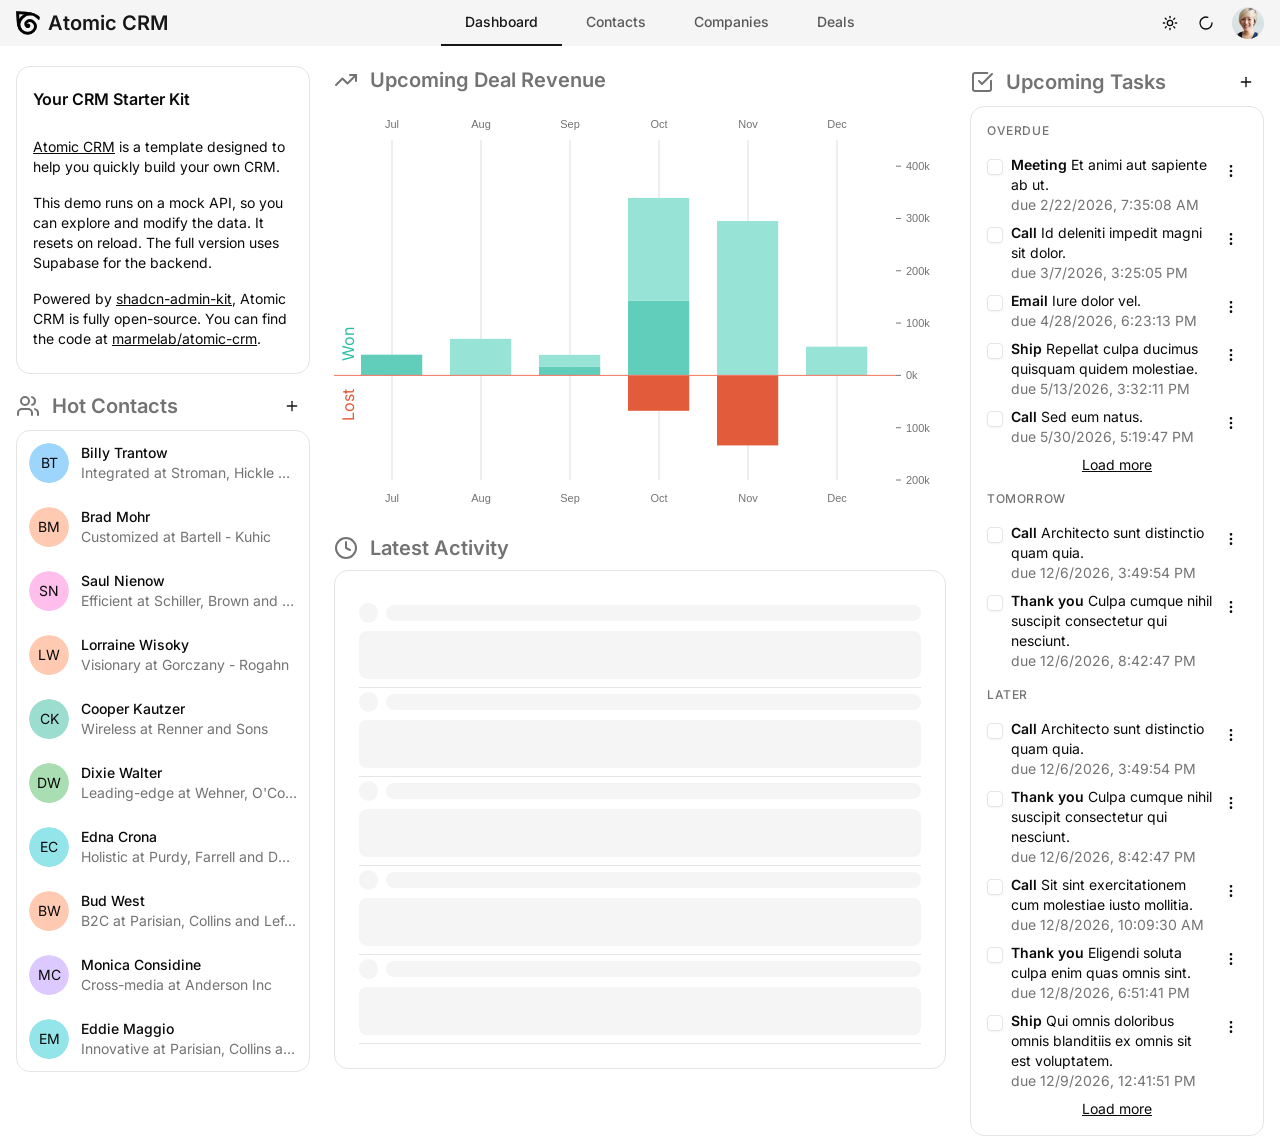
<file: test-app/index.html>
<!doctype html><html lang="en" translate="no" class="notranslate"><head><meta charset="utf-8"><meta name="viewport" content="minimum-scale=1,initial-scale=1,width=device-width"><meta name="theme-color" content="#000000"><meta name="google" content="notranslate"><meta name="mobile-web-app-capable" content="yes"><meta name="apple-mobile-web-app-capable" content="yes"><meta name="apple-mobile-web-app-status-bar-style" content="default"><link rel="manifest" href="./manifest.json"><link rel="icon shortcut" href="./favicon.ico"><link rel="apple-touch-icon" sizes="40x40" href="./appIcon/40.png"><link rel="apple-touch-icon" sizes="58x58" href="./appIcon/58.png"><link rel="apple-touch-icon" sizes="60x60" href="./appIcon/60.png"><link rel="apple-touch-icon" sizes="76x76" href="./appIcon/76.png"><link rel="apple-touch-icon" sizes="80x80" href="./appIcon/80.png"><link rel="apple-touch-icon" sizes="87x87" href="./appIcon/87.png"><link rel="apple-touch-icon" sizes="114x114" href="./appIcon/114.png"><link rel="apple-touch-icon" sizes="120x120" href="./appIcon/120.png"><link rel="apple-touch-icon" sizes="128x128" href="./appIcon/128.png"><link rel="apple-touch-icon" sizes="136x136" href="./appIcon/136.png"><link rel="apple-touch-icon" sizes="152x152" href="./appIcon/152.png"><link rel="apple-touch-icon" sizes="167x167" href="./appIcon/167.png"><link rel="apple-touch-icon" sizes="180x180" href="./appIcon/180.png"><link rel="apple-touch-icon" sizes="192x192" href="./appIcon/192.png"><link rel="apple-touch-icon" sizes="1024x1024" href="./appIcon/1024.png"><title>Atomic CRM</title><style>body{margin:0;padding:0;font-family:sans-serif}button,input,select,textarea,a{touch-action:manipulation}.loader-container{background-color:#fafafa;flex-direction:column;justify-content:center;align-items:center;display:flex;position:absolute;inset:0}.loader,.loader:before,.loader:after{border-radius:50%}.loader{color:#283593;text-indent:-99999em;width:10em;height:10em;margin:55px auto;font-size:11px;position:relative;-webkit-transform:translateZ(0);-ms-transform:translateZ(0);transform:translateZ(0);box-shadow:inset 0 0 0 1em}.loader:before,.loader:after{content:"";position:absolute}.loader:before{-webkit-transform-origin:5.2em 5.1em;transform-origin:5.2em 5.1em;background:#fafafa;border-radius:10.2em 0 0 10.2em;width:5.2em;height:10.2em;-webkit-animation:2s 1.5s infinite load2;animation:2s 1.5s infinite load2;top:-.1em;left:-.1em}.loader:after{-webkit-transform-origin:0 5.1em;transform-origin:0 5.1em;background:#fafafa;border-radius:0 10.2em 10.2em 0;width:5.2em;height:10.2em;-webkit-animation:2s infinite load2;animation:2s infinite load2;top:-.1em;left:5.1em}@-webkit-keyframes load2{0%{-webkit-transform:rotate(0);transform:rotate(0)}to{-webkit-transform:rotate(360deg);transform:rotate(360deg)}}@keyframes load2{0%{-webkit-transform:rotate(0);transform:rotate(0)}to{-webkit-transform:rotate(360deg);transform:rotate(360deg)}}</style><script type="module" crossorigin src="./assets/index-BhgWBdBK.js"></script><link rel="stylesheet" crossorigin href="./assets/index-BjEByyqE.css"></head><body><div id="root"><div class="loader-container"><div class="loader">Loading...</div></div></div><noscript>You need to enable JavaScript to run this app.</noscript></body></html>
</file>
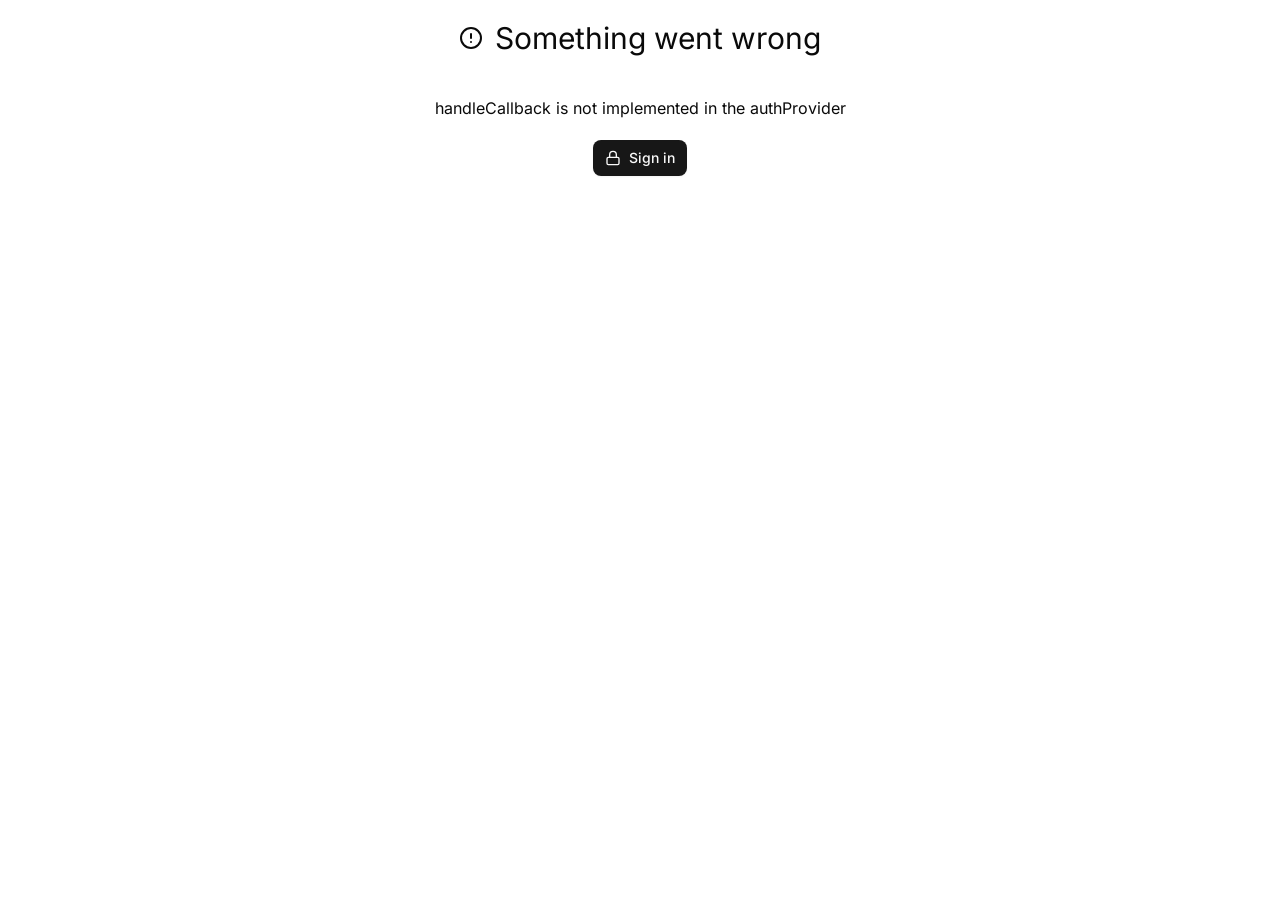
<file: test-app/auth-callback.html>
<!doctype html>
<html lang="en" translate="no" class="notranslate">
    <head>
        <meta charset="utf-8" />
        <meta
            name="viewport"
            content="minimum-scale=1, initial-scale=1, width=device-width, shrink-to-fit=no"
        />
        <meta name="theme-color" content="#000000" />
        <meta name="google" content="notranslate" />
        <link rel="manifest" href="./manifest.json" />
        <link rel="shortcut icon" href="./favicon.ico" />
        <title>Atomic CRM</title>
        <style>
            body {
                margin: 0;
                padding: 0;
                font-family: sans-serif;
            }

            .loader-container {
                display: flex;
                align-items: center;
                justify-content: center;
                flex-direction: column;
                position: absolute;
                top: 0;
                bottom: 0;
                left: 0;
                right: 0;
                background-color: #fafafa;
            }

            /* CSS Spinner from https://projects.lukehaas.me/css-loaders/ */

            .loader,
            .loader:before,
            .loader:after {
                border-radius: 50%;
            }

            .loader {
                color: #283593;
                font-size: 11px;
                text-indent: -99999em;
                margin: 55px auto;
                position: relative;
                width: 10em;
                height: 10em;
                box-shadow: inset 0 0 0 1em;
                -webkit-transform: translateZ(0);
                -ms-transform: translateZ(0);
                transform: translateZ(0);
            }

            .loader:before,
            .loader:after {
                position: absolute;
                content: '';
            }

            .loader:before {
                width: 5.2em;
                height: 10.2em;
                background: #fafafa;
                border-radius: 10.2em 0 0 10.2em;
                top: -0.1em;
                left: -0.1em;
                -webkit-transform-origin: 5.2em 5.1em;
                transform-origin: 5.2em 5.1em;
                -webkit-animation: load2 2s infinite ease 1.5s;
                animation: load2 2s infinite ease 1.5s;
            }

            .loader:after {
                width: 5.2em;
                height: 10.2em;
                background: #fafafa;
                border-radius: 0 10.2em 10.2em 0;
                top: -0.1em;
                left: 5.1em;
                -webkit-transform-origin: 0px 5.1em;
                transform-origin: 0px 5.1em;
                -webkit-animation: load2 2s infinite ease;
                animation: load2 2s infinite ease;
            }

            @-webkit-keyframes load2 {
                0% {
                    -webkit-transform: rotate(0deg);
                    transform: rotate(0deg);
                }
                100% {
                    -webkit-transform: rotate(360deg);
                    transform: rotate(360deg);
                }
            }

            @keyframes load2 {
                0% {
                    -webkit-transform: rotate(0deg);
                    transform: rotate(0deg);
                }
                100% {
                    -webkit-transform: rotate(360deg);
                    transform: rotate(360deg);
                }
            }
        </style>
    </head>

    <body>
        <noscript> You need to enable JavaScript to run this app. </noscript>
        <div id="root">
            <div class="loader-container">
                <div class="loader">Loading...</div>
            </div>
        </div>
    </body>
    <script>
        const getUrlParams = () => {
            const urlSearchParams = new URLSearchParams(
                window.location.hash.substring(1)
            );
            const access_token = urlSearchParams.get('access_token');
            const refresh_token = urlSearchParams.get('refresh_token');
            const type = urlSearchParams.get('type');

            return { access_token, refresh_token, type };
        };

        function interceptAuthCallback() {
                const hash = window.location.hash;
                const {access_token, refresh_token, type} = getUrlParams();
                window.location.href = `./#/auth-callback?access_token=${access_token}&refresh_token=${refresh_token}&type=${type}`;
        }
    
        // Call the function to intercept the auth callback
        interceptAuthCallback();
    </script>
</html>
</file>
<file: test-app/assets/index-BjEByyqE.css>
@layer properties{@supports (((-webkit-hyphens:none)) and (not (margin-trim:inline))) or ((-moz-orient:inline) and (not (color:rgb(from red r g b)))){*,:before,:after,::backdrop{--tw-translate-x:0;--tw-translate-y:0;--tw-translate-z:0;--tw-scale-x:1;--tw-scale-y:1;--tw-scale-z:1;--tw-rotate-x:initial;--tw-rotate-y:initial;--tw-rotate-z:initial;--tw-skew-x:initial;--tw-skew-y:initial;--tw-space-y-reverse:0;--tw-space-x-reverse:0;--tw-divide-y-reverse:0;--tw-border-style:solid;--tw-gradient-position:initial;--tw-gradient-from:#0000;--tw-gradient-via:#0000;--tw-gradient-to:#0000;--tw-gradient-stops:initial;--tw-gradient-via-stops:initial;--tw-gradient-from-position:0%;--tw-gradient-via-position:50%;--tw-gradient-to-position:100%;--tw-leading:initial;--tw-font-weight:initial;--tw-tracking:initial;--tw-ordinal:initial;--tw-slashed-zero:initial;--tw-numeric-figure:initial;--tw-numeric-spacing:initial;--tw-numeric-fraction:initial;--tw-shadow:0 0 #0000;--tw-shadow-color:initial;--tw-shadow-alpha:100%;--tw-inset-shadow:0 0 #0000;--tw-inset-shadow-color:initial;--tw-inset-shadow-alpha:100%;--tw-ring-color:initial;--tw-ring-shadow:0 0 #0000;--tw-inset-ring-color:initial;--tw-inset-ring-shadow:0 0 #0000;--tw-ring-inset:initial;--tw-ring-offset-width:0px;--tw-ring-offset-color:#fff;--tw-ring-offset-shadow:0 0 #0000;--tw-outline-style:solid;--tw-blur:initial;--tw-brightness:initial;--tw-contrast:initial;--tw-grayscale:initial;--tw-hue-rotate:initial;--tw-invert:initial;--tw-opacity:initial;--tw-saturate:initial;--tw-sepia:initial;--tw-drop-shadow:initial;--tw-drop-shadow-color:initial;--tw-drop-shadow-alpha:100%;--tw-drop-shadow-size:initial;--tw-duration:initial;--tw-ease:initial;--tw-content:"";--tw-animation-delay:0s;--tw-animation-direction:normal;--tw-animation-duration:initial;--tw-animation-fill-mode:none;--tw-animation-iteration-count:1;--tw-enter-blur:0;--tw-enter-opacity:1;--tw-enter-rotate:0;--tw-enter-scale:1;--tw-enter-translate-x:0;--tw-enter-translate-y:0;--tw-exit-blur:0;--tw-exit-opacity:1;--tw-exit-rotate:0;--tw-exit-scale:1;--tw-exit-translate-x:0;--tw-exit-translate-y:0}}}@layer theme{:root,:host{--font-mono:ui-monospace,SFMono-Regular,Menlo,Monaco,Consolas,"Liberation Mono","Courier New",monospace;--color-red-500:oklch(63.7% .237 25.331);--color-red-600:oklch(57.7% .245 27.325);--color-red-800:oklch(44.4% .177 26.899);--color-orange-300:oklch(83.7% .128 66.29);--color-orange-500:oklch(70.5% .213 47.604);--color-orange-700:oklch(55.3% .195 38.402);--color-green-500:oklch(72.3% .219 149.579);--color-green-600:oklch(62.7% .194 149.214);--color-blue-300:oklch(80.9% .105 251.813);--color-blue-700:oklch(48.8% .243 264.376);--color-indigo-50:oklch(96.2% .018 272.314);--color-indigo-100:oklch(93% .034 272.788);--color-indigo-200:oklch(87% .065 274.039);--color-indigo-300:oklch(78.5% .115 274.713);--color-indigo-400:oklch(67.3% .182 276.935);--color-indigo-500:oklch(58.5% .233 277.117);--color-indigo-600:oklch(51.1% .262 276.966);--color-indigo-700:oklch(45.7% .24 277.023);--color-indigo-800:oklch(39.8% .195 277.366);--color-indigo-900:oklch(35.9% .144 278.697);--color-gray-50:oklch(98.5% .002 247.839);--color-gray-100:oklch(96.7% .003 264.542);--color-gray-200:oklch(92.8% .006 264.531);--color-gray-300:oklch(87.2% .01 258.338);--color-gray-500:oklch(55.1% .027 264.364);--color-gray-600:oklch(44.6% .03 256.802);--color-gray-800:oklch(27.8% .033 256.848);--color-zinc-100:oklch(96.7% .001 286.375);--color-zinc-900:oklch(21% .006 285.885);--color-black:#000;--color-white:#fff;--spacing:.25rem;--breakpoint-xl:80rem;--container-sm:24rem;--container-md:28rem;--container-lg:32rem;--container-xl:36rem;--container-2xl:42rem;--container-3xl:48rem;--container-4xl:56rem;--text-xs:.75rem;--text-xs--line-height:calc(1/.75);--text-sm:.875rem;--text-sm--line-height:calc(1.25/.875);--text-base:1rem;--text-base--line-height: 1.5 ;--text-lg:1.125rem;--text-lg--line-height:calc(1.75/1.125);--text-xl:1.25rem;--text-xl--line-height:calc(1.75/1.25);--text-2xl:1.5rem;--text-2xl--line-height:calc(2/1.5);--text-3xl:1.875rem;--text-3xl--line-height: 1.2 ;--font-weight-normal:400;--font-weight-medium:500;--font-weight-semibold:600;--font-weight-bold:700;--tracking-tight:-.025em;--tracking-wide:.025em;--tracking-wider:.05em;--tracking-widest:.1em;--leading-snug:1.375;--leading-normal:1.5;--leading-relaxed:1.625;--radius-xs:.125rem;--radius-2xl:1rem;--ease-in-out:cubic-bezier(.4,0,.2,1);--animate-spin:spin 1s linear infinite;--animate-pulse:pulse 2s cubic-bezier(.4,0,.6,1)infinite;--default-transition-duration:.15s;--default-transition-timing-function:cubic-bezier(.4,0,.2,1);--default-font-family:"Inter Variable",ui-sans-serif,system-ui,sans-serif;--default-mono-font-family:var(--font-mono);--color-muted-foreground:var(--muted-foreground)}}@layer base{*,:after,:before,::backdrop{box-sizing:border-box;border:0 solid;margin:0;padding:0}::file-selector-button{box-sizing:border-box;border:0 solid;margin:0;padding:0}html,:host{-webkit-text-size-adjust:100%;tab-size:4;line-height:1.5;font-family:var(--default-font-family,ui-sans-serif,system-ui,sans-serif,"Apple Color Emoji","Segoe UI Emoji","Segoe UI Symbol","Noto Color Emoji");font-feature-settings:var(--default-font-feature-settings,normal);font-variation-settings:var(--default-font-variation-settings,normal);-webkit-tap-highlight-color:transparent}hr{height:0;color:inherit;border-top-width:1px}abbr:where([title]){-webkit-text-decoration:underline dotted;text-decoration:underline dotted}h1,h2,h3,h4,h5,h6{font-size:inherit;font-weight:inherit}a{color:inherit;-webkit-text-decoration:inherit;text-decoration:inherit}b,strong{font-weight:bolder}code,kbd,samp,pre{font-family:var(--default-mono-font-family,ui-monospace,SFMono-Regular,Menlo,Monaco,Consolas,"Liberation Mono","Courier New",monospace);font-feature-settings:var(--default-mono-font-feature-settings,normal);font-variation-settings:var(--default-mono-font-variation-settings,normal);font-size:1em}small{font-size:80%}sub,sup{vertical-align:baseline;font-size:75%;line-height:0;position:relative}sub{bottom:-.25em}sup{top:-.5em}table{text-indent:0;border-color:inherit;border-collapse:collapse}:-moz-focusring{outline:auto}progress{vertical-align:baseline}summary{display:list-item}ol,ul,menu{list-style:none}img,svg,video,canvas,audio,iframe,embed,object{vertical-align:middle;display:block}img,video{max-width:100%;height:auto}button,input,select,optgroup,textarea{font:inherit;font-feature-settings:inherit;font-variation-settings:inherit;letter-spacing:inherit;color:inherit;opacity:1;background-color:#0000;border-radius:0}::file-selector-button{font:inherit;font-feature-settings:inherit;font-variation-settings:inherit;letter-spacing:inherit;color:inherit;opacity:1;background-color:#0000;border-radius:0}:where(select:is([multiple],[size])) optgroup{font-weight:bolder}:where(select:is([multiple],[size])) optgroup option{padding-inline-start:20px}::file-selector-button{margin-inline-end:4px}::placeholder{opacity:1}@supports (not ((-webkit-appearance:-apple-pay-button))) or (contain-intrinsic-size:1px){::placeholder{color:currentColor}@supports (color:color-mix(in lab,red,red)){::placeholder{color:color-mix(in oklab,currentcolor 50%,transparent)}}}textarea{resize:vertical}::-webkit-search-decoration{-webkit-appearance:none}::-webkit-date-and-time-value{min-height:1lh;text-align:inherit}::-webkit-datetime-edit{display:inline-flex}::-webkit-datetime-edit-fields-wrapper{padding:0}::-webkit-datetime-edit{padding-block:0}::-webkit-datetime-edit-year-field{padding-block:0}::-webkit-datetime-edit-month-field{padding-block:0}::-webkit-datetime-edit-day-field{padding-block:0}::-webkit-datetime-edit-hour-field{padding-block:0}::-webkit-datetime-edit-minute-field{padding-block:0}::-webkit-datetime-edit-second-field{padding-block:0}::-webkit-datetime-edit-millisecond-field{padding-block:0}::-webkit-datetime-edit-meridiem-field{padding-block:0}::-webkit-calendar-picker-indicator{line-height:1}:-moz-ui-invalid{box-shadow:none}button,input:where([type=button],[type=reset],[type=submit]){appearance:button}::file-selector-button{appearance:button}::-webkit-inner-spin-button{height:auto}::-webkit-outer-spin-button{height:auto}[hidden]:where(:not([hidden=until-found])){display:none!important}*{border-color:var(--border);outline-color:var(--ring)}@supports (color:color-mix(in lab,red,red)){*{outline-color:color-mix(in oklab,var(--ring)50%,transparent)}}body{background-color:var(--background);color:var(--foreground);font-family:Inter Variable,ui-sans-serif,system-ui,sans-serif}}@layer components;@layer utilities{.\@container\/card-header{container:card-header/inline-size}.pointer-events-auto{pointer-events:auto}.pointer-events-none{pointer-events:none}.collapse{visibility:collapse}.invisible{visibility:hidden}.visible{visibility:visible}.sr-only{clip-path:inset(50%);white-space:nowrap;border-width:0;width:1px;height:1px;margin:-1px;padding:0;position:absolute;overflow:hidden}.absolute{position:absolute}.fixed{position:fixed}.relative{position:relative}.static{position:static}.sticky{position:sticky}.inset-0{inset:calc(var(--spacing)*0)}.inset-x-0{inset-inline:calc(var(--spacing)*0)}.inset-y-0{inset-block:calc(var(--spacing)*0)}.-top-1{top:calc(var(--spacing)*-1)}.-top-12{top:calc(var(--spacing)*-12)}.top-0{top:calc(var(--spacing)*0)}.top-1\.5{top:calc(var(--spacing)*1.5)}.top-1\/2{top:50%}.top-1\/20{top:5%}.top-2{top:calc(var(--spacing)*2)}.top-3\.5{top:calc(var(--spacing)*3.5)}.top-4{top:calc(var(--spacing)*4)}.top-\[1px\]{top:1px}.top-\[50\%\]{top:50%}.top-\[60\%\]{top:60%}.top-full{top:100%}.-right-1{right:calc(var(--spacing)*-1)}.right-0{right:calc(var(--spacing)*0)}.right-1{right:calc(var(--spacing)*1)}.right-2{right:calc(var(--spacing)*2)}.right-3{right:calc(var(--spacing)*3)}.right-4{right:calc(var(--spacing)*4)}.right-8{right:calc(var(--spacing)*8)}.bottom-0{bottom:calc(var(--spacing)*0)}.bottom-2{bottom:calc(var(--spacing)*2)}.bottom-full{bottom:100%}.left-0{left:calc(var(--spacing)*0)}.left-1\/2{left:50%}.left-2{left:calc(var(--spacing)*2)}.left-\[50\%\]{left:50%}.isolate{isolation:isolate}.z-10{z-index:10}.z-20{z-index:20}.z-50{z-index:50}.z-\[1\]{z-index:1}.order-first{order:-9999}.col-start-2{grid-column-start:2}.row-span-2{grid-row:span 2/span 2}.row-start-1{grid-row-start:1}.float-right{float:right}.container{width:100%}@media(min-width:40rem){.container{max-width:40rem}}@media(min-width:48rem){.container{max-width:48rem}}@media(min-width:64rem){.container{max-width:64rem}}@media(min-width:80rem){.container{max-width:80rem}}@media(min-width:96rem){.container{max-width:96rem}}.-m-4{margin:calc(var(--spacing)*-4)}.m-0{margin:calc(var(--spacing)*0)}.m-1{margin:calc(var(--spacing)*1)}.m-4{margin:calc(var(--spacing)*4)}.-mx-1{margin-inline:calc(var(--spacing)*-1)}.-mx-2{margin-inline:calc(var(--spacing)*-2)}.mx-2{margin-inline:calc(var(--spacing)*2)}.mx-3{margin-inline:calc(var(--spacing)*3)}.mx-3\.5{margin-inline:calc(var(--spacing)*3.5)}.mx-auto{margin-inline:auto}.my-0{margin-block:calc(var(--spacing)*0)}.my-1{margin-block:calc(var(--spacing)*1)}.my-2{margin-block:calc(var(--spacing)*2)}.my-4{margin-block:calc(var(--spacing)*4)}.my-5{margin-block:calc(var(--spacing)*5)}.my-8{margin-block:calc(var(--spacing)*8)}.-mt-3{margin-top:calc(var(--spacing)*-3)}.mt-0{margin-top:calc(var(--spacing)*0)}.mt-1{margin-top:calc(var(--spacing)*1)}.mt-1\.5{margin-top:calc(var(--spacing)*1.5)}.mt-2{margin-top:calc(var(--spacing)*2)}.mt-3{margin-top:calc(var(--spacing)*3)}.mt-4{margin-top:calc(var(--spacing)*4)}.mt-5{margin-top:calc(var(--spacing)*5)}.mt-6{margin-top:calc(var(--spacing)*6)}.mt-8{margin-top:calc(var(--spacing)*8)}.mt-auto{margin-top:auto}.-mr-3{margin-right:calc(var(--spacing)*-3)}.mr-1{margin-right:calc(var(--spacing)*1)}.mr-2{margin-right:calc(var(--spacing)*2)}.mr-3{margin-right:calc(var(--spacing)*3)}.mr-4{margin-right:calc(var(--spacing)*4)}.mr-8{margin-right:calc(var(--spacing)*8)}.mr-10{margin-right:calc(var(--spacing)*10)}.mb-0{margin-bottom:calc(var(--spacing)*0)}.mb-1{margin-bottom:calc(var(--spacing)*1)}.mb-1\.5{margin-bottom:calc(var(--spacing)*1.5)}.mb-2{margin-bottom:calc(var(--spacing)*2)}.mb-3{margin-bottom:calc(var(--spacing)*3)}.mb-4{margin-bottom:calc(var(--spacing)*4)}.mb-5{margin-bottom:calc(var(--spacing)*5)}.mb-6{margin-bottom:calc(var(--spacing)*6)}.mb-8{margin-bottom:calc(var(--spacing)*8)}.-ml-1{margin-left:calc(var(--spacing)*-1)}.-ml-3{margin-left:calc(var(--spacing)*-3)}.ml-1{margin-left:calc(var(--spacing)*1)}.ml-2{margin-left:calc(var(--spacing)*2)}.ml-4{margin-left:calc(var(--spacing)*4)}.ml-8{margin-left:calc(var(--spacing)*8)}.ml-auto{margin-left:auto}.line-clamp-1{-webkit-line-clamp:1;-webkit-box-orient:vertical;display:-webkit-box;overflow:hidden}.line-clamp-2{-webkit-line-clamp:2;-webkit-box-orient:vertical;display:-webkit-box;overflow:hidden}.line-clamp-3{-webkit-line-clamp:3;-webkit-box-orient:vertical;display:-webkit-box;overflow:hidden}.block{display:block}.contents{display:contents}.flex{display:flex}.grid{display:grid}.hidden{display:none}.inline{display:inline}.inline-block{display:inline-block}.inline-flex{display:inline-flex}.table{display:table}.table-caption{display:table-caption}.table-cell{display:table-cell}.table-row{display:table-row}.field-sizing-content{field-sizing:content}.aspect-884\/724{aspect-ratio:884/724}.aspect-1304\/814{aspect-ratio:1304/814}.aspect-square{aspect-ratio:1}.\!size-5{width:calc(var(--spacing)*5)!important;height:calc(var(--spacing)*5)!important}.size-2{width:calc(var(--spacing)*2);height:calc(var(--spacing)*2)}.size-2\.5{width:calc(var(--spacing)*2.5);height:calc(var(--spacing)*2.5)}.size-3{width:calc(var(--spacing)*3);height:calc(var(--spacing)*3)}.size-3\.5{width:calc(var(--spacing)*3.5);height:calc(var(--spacing)*3.5)}.size-4{width:calc(var(--spacing)*4);height:calc(var(--spacing)*4)}.size-5{width:calc(var(--spacing)*5);height:calc(var(--spacing)*5)}.size-6{width:calc(var(--spacing)*6);height:calc(var(--spacing)*6)}.size-7{width:calc(var(--spacing)*7);height:calc(var(--spacing)*7)}.size-8{width:calc(var(--spacing)*8);height:calc(var(--spacing)*8)}.size-9{width:calc(var(--spacing)*9);height:calc(var(--spacing)*9)}.size-10{width:calc(var(--spacing)*10);height:calc(var(--spacing)*10)}.size-12{width:calc(var(--spacing)*12);height:calc(var(--spacing)*12)}.size-full{width:100%;height:100%}.\!h-auto{height:auto!important}.h-0{height:calc(var(--spacing)*0)}.h-1\.5{height:calc(var(--spacing)*1.5)}.h-2{height:calc(var(--spacing)*2)}.h-2\.5{height:calc(var(--spacing)*2.5)}.h-3{height:calc(var(--spacing)*3)}.h-4{height:calc(var(--spacing)*4)}.h-5{height:calc(var(--spacing)*5)}.h-6{height:calc(var(--spacing)*6)}.h-7{height:calc(var(--spacing)*7)}.h-8{height:calc(var(--spacing)*8)}.h-9{height:calc(var(--spacing)*9)}.h-10{height:calc(var(--spacing)*10)}.h-12{height:calc(var(--spacing)*12)}.h-14{height:calc(var(--spacing)*14)}.h-16{height:calc(var(--spacing)*16)}.h-32{height:calc(var(--spacing)*32)}.h-\[1\.2rem\]{height:1.2rem}.h-\[1\.15rem\]{height:1.15rem}.h-\[20px\]{height:20px}.h-\[20vh\]{height:20vh}.h-\[25px\]{height:25px}.h-\[50px\]{height:50px}.h-\[100px\]{height:100px}.h-\[200px\]{height:200px}.h-\[400px\]{height:400px}.h-\[calc\(100\%-1px\)\]{height:calc(100% - 1px)}.h-\[var\(--radix-navigation-menu-viewport-height\)\]{height:var(--radix-navigation-menu-viewport-height)}.h-\[var\(--radix-select-trigger-height\)\]{height:var(--radix-select-trigger-height)}.h-auto{height:auto}.h-dvh{height:100dvh}.h-fit{height:fit-content}.h-full{height:100%}.h-px{height:1px}.h-screen{height:100vh}.h-svh{height:100svh}.max-h-\(--radix-dropdown-menu-content-available-height\){max-height:var(--radix-dropdown-menu-content-available-height)}.max-h-\(--radix-select-content-available-height\){max-height:var(--radix-select-content-available-height)}.max-h-0{max-height:calc(var(--spacing)*0)}.max-h-9\/10{max-height:90%}.max-h-46{max-height:calc(var(--spacing)*46)}.max-h-\[50vh\]{max-height:50vh}.max-h-\[300px\]{max-height:300px}.max-h-\[5000px\]{max-height:5000px}.min-h-0{min-height:calc(var(--spacing)*0)}.min-h-4{min-height:calc(var(--spacing)*4)}.min-h-6{min-height:calc(var(--spacing)*6)}.min-h-12{min-height:calc(var(--spacing)*12)}.min-h-16{min-height:calc(var(--spacing)*16)}.min-h-\[20rem\]{min-height:20rem}.min-h-\[24px\]{min-height:24px}.min-h-\[50vh\]{min-height:50vh}.min-h-\[calc\(100dvh-3\.5rem-4\.5rem\)\]{min-height:calc(100dvh - 8rem)}.min-h-screen{min-height:100vh}.min-h-svh{min-height:100svh}.w-\(--sidebar-width\){width:var(--sidebar-width)}.w-1\/3{width:33.3333%}.w-1\/4{width:25%}.w-2{width:calc(var(--spacing)*2)}.w-2\.5{width:calc(var(--spacing)*2.5)}.w-2\/5{width:40%}.w-3{width:calc(var(--spacing)*3)}.w-3\/4{width:75%}.w-4{width:calc(var(--spacing)*4)}.w-4\/5{width:80%}.w-5{width:calc(var(--spacing)*5)}.w-6{width:calc(var(--spacing)*6)}.w-8{width:calc(var(--spacing)*8)}.w-9{width:calc(var(--spacing)*9)}.w-10{width:calc(var(--spacing)*10)}.w-12{width:calc(var(--spacing)*12)}.w-16{width:calc(var(--spacing)*16)}.w-24{width:calc(var(--spacing)*24)}.w-25{width:calc(var(--spacing)*25)}.w-32{width:calc(var(--spacing)*32)}.w-48{width:calc(var(--spacing)*48)}.w-52{width:calc(var(--spacing)*52)}.w-56{width:calc(var(--spacing)*56)}.w-72{width:calc(var(--spacing)*72)}.w-92{width:calc(var(--spacing)*92)}.w-\[1\.2rem\]{width:1.2rem}.w-\[20px\]{width:20px}.w-\[25px\]{width:25px}.w-\[90\%\]{width:90%}.w-\[100px\]{width:100px}.w-\[150px\]{width:150px}.w-\[194px\]{width:194px}.w-\[200px\]{width:200px}.w-\[1008px\]{width:1008px}.w-auto{width:auto}.w-fit{width:fit-content}.w-full{width:100%}.w-max{width:max-content}.max-w-\(--radix-popover-trigger-width\){max-width:var(--radix-popover-trigger-width)}.max-w-\(--skeleton-width\){max-width:var(--skeleton-width)}.max-w-2xl{max-width:var(--container-2xl)}.max-w-3xl{max-width:var(--container-3xl)}.max-w-150{max-width:calc(var(--spacing)*150)}.max-w-\[600px\]{max-width:600px}.max-w-\[calc\(100\%-2rem\)\]{max-width:calc(100% - 2rem)}.max-w-full{max-width:100%}.max-w-lg{max-width:var(--container-lg)}.max-w-max{max-width:max-content}.max-w-md{max-width:var(--container-md)}.max-w-screen-xl{max-width:var(--breakpoint-xl)}.max-w-sm{max-width:var(--container-sm)}.max-w-xl{max-width:var(--container-xl)}.min-w-0{min-width:calc(var(--spacing)*0)}.min-w-5{min-width:calc(var(--spacing)*5)}.min-w-8{min-width:calc(var(--spacing)*8)}.min-w-9{min-width:calc(var(--spacing)*9)}.min-w-10{min-width:calc(var(--spacing)*10)}.min-w-20{min-width:calc(var(--spacing)*20)}.min-w-24{min-width:calc(var(--spacing)*24)}.min-w-50{min-width:calc(var(--spacing)*50)}.min-w-52{min-width:calc(var(--spacing)*52)}.min-w-92{min-width:calc(var(--spacing)*92)}.min-w-\[8rem\]{min-width:8rem}.min-w-\[10vw\]{min-width:10vw}.min-w-\[200px\]{min-width:200px}.min-w-\[var\(--radix-select-trigger-width\)\]{min-width:var(--radix-select-trigger-width)}.flex-1{flex:1}.flex-auto{flex:auto}.flex-shrink-0{flex-shrink:0}.shrink{flex-shrink:1}.shrink-0{flex-shrink:0}.flex-grow,.grow{flex-grow:1}.basis-full{flex-basis:100%}.caption-bottom{caption-side:bottom}.origin-\(--radix-dropdown-menu-content-transform-origin\){transform-origin:var(--radix-dropdown-menu-content-transform-origin)}.origin-\(--radix-popover-content-transform-origin\){transform-origin:var(--radix-popover-content-transform-origin)}.origin-\(--radix-select-content-transform-origin\){transform-origin:var(--radix-select-content-transform-origin)}.origin-\(--radix-tooltip-content-transform-origin\){transform-origin:var(--radix-tooltip-content-transform-origin)}.origin-top{transform-origin:top}.-translate-x-1\/2{--tw-translate-x: -50% ;translate:var(--tw-translate-x)var(--tw-translate-y)}.-translate-x-px{--tw-translate-x:-1px;translate:var(--tw-translate-x)var(--tw-translate-y)}.translate-x-\[-50\%\]{--tw-translate-x:-50%;translate:var(--tw-translate-x)var(--tw-translate-y)}.translate-x-px{--tw-translate-x:1px;translate:var(--tw-translate-x)var(--tw-translate-y)}.-translate-y-1\/2{--tw-translate-y: -50% ;translate:var(--tw-translate-x)var(--tw-translate-y)}.translate-y-0{--tw-translate-y:calc(var(--spacing)*0);translate:var(--tw-translate-x)var(--tw-translate-y)}.translate-y-0\.5{--tw-translate-y:calc(var(--spacing)*.5);translate:var(--tw-translate-x)var(--tw-translate-y)}.translate-y-\[-50\%\]{--tw-translate-y:-50%;translate:var(--tw-translate-x)var(--tw-translate-y)}.translate-y-\[calc\(-50\%_-_2px\)\]{--tw-translate-y: calc(-50% - 2px) ;translate:var(--tw-translate-x)var(--tw-translate-y)}.scale-0{--tw-scale-x:0%;--tw-scale-y:0%;--tw-scale-z:0%;scale:var(--tw-scale-x)var(--tw-scale-y)}.scale-100{--tw-scale-x:100%;--tw-scale-y:100%;--tw-scale-z:100%;scale:var(--tw-scale-x)var(--tw-scale-y)}.scale-125{--tw-scale-x:125%;--tw-scale-y:125%;--tw-scale-z:125%;scale:var(--tw-scale-x)var(--tw-scale-y)}.scale-y-0{--tw-scale-y:0%;scale:var(--tw-scale-x)var(--tw-scale-y)}.scale-y-100{--tw-scale-y:100%;scale:var(--tw-scale-x)var(--tw-scale-y)}.rotate-0{rotate:none}.rotate-1{rotate:1deg}.rotate-45{rotate:45deg}.rotate-90{rotate:90deg}.transform{transform:var(--tw-rotate-x,)var(--tw-rotate-y,)var(--tw-rotate-z,)var(--tw-skew-x,)var(--tw-skew-y,)}.animate-in{animation:enter var(--tw-animation-duration,var(--tw-duration,.15s))var(--tw-ease,ease)var(--tw-animation-delay,0s)var(--tw-animation-iteration-count,1)var(--tw-animation-direction,normal)var(--tw-animation-fill-mode,none)}.animate-pulse{animation:var(--animate-pulse)}.animate-spin{animation:var(--animate-spin)}.cursor-default{cursor:default}.cursor-move{cursor:move}.cursor-not-allowed{cursor:not-allowed}.cursor-pointer{cursor:pointer}.resize{resize:both}.resize-none{resize:none}.scroll-my-1{scroll-margin-block:calc(var(--spacing)*1)}.scroll-py-1{scroll-padding-block:calc(var(--spacing)*1)}.list-inside{list-style-position:inside}.list-disc{list-style-type:disc}.list-none{list-style-type:none}.appearance-none{appearance:none}.auto-rows-min{grid-auto-rows:min-content}.grid-cols-1{grid-template-columns:repeat(1,minmax(0,1fr))}.grid-cols-3{grid-template-columns:repeat(3,minmax(0,1fr))}.grid-cols-4{grid-template-columns:repeat(4,minmax(0,1fr))}.grid-cols-\[0_1fr\]{grid-template-columns:0 1fr}.grid-rows-\[auto_auto\]{grid-template-rows:auto auto}.flex-col{flex-direction:column}.flex-col-reverse{flex-direction:column-reverse}.flex-row{flex-direction:row}.flex-nowrap{flex-wrap:nowrap}.flex-wrap{flex-wrap:wrap}.items-center{align-items:center}.items-end{align-items:flex-end}.items-start{align-items:flex-start}.items-stretch{align-items:stretch}.justify-between{justify-content:space-between}.justify-center{justify-content:center}.justify-end{justify-content:flex-end}.justify-evenly{justify-content:space-evenly}.justify-start{justify-content:flex-start}.justify-items-start{justify-items:start}.gap-0{gap:calc(var(--spacing)*0)}.gap-0\.5{gap:calc(var(--spacing)*.5)}.gap-1{gap:calc(var(--spacing)*1)}.gap-1\.5{gap:calc(var(--spacing)*1.5)}.gap-2{gap:calc(var(--spacing)*2)}.gap-2\.5{gap:calc(var(--spacing)*2.5)}.gap-3{gap:calc(var(--spacing)*3)}.gap-4{gap:calc(var(--spacing)*4)}.gap-5{gap:calc(var(--spacing)*5)}.gap-6{gap:calc(var(--spacing)*6)}.gap-8{gap:calc(var(--spacing)*8)}.gap-10{gap:calc(var(--spacing)*10)}.gap-12{gap:calc(var(--spacing)*12)}.gap-\[--spacing\(var\(--gap\)\)\]{gap:calc(var(--spacing)*var(--gap))}:where(.space-y-1>:not(:last-child)){--tw-space-y-reverse:0;margin-block-start:calc(calc(var(--spacing)*1)*var(--tw-space-y-reverse));margin-block-end:calc(calc(var(--spacing)*1)*calc(1 - var(--tw-space-y-reverse)))}:where(.space-y-2>:not(:last-child)){--tw-space-y-reverse:0;margin-block-start:calc(calc(var(--spacing)*2)*var(--tw-space-y-reverse));margin-block-end:calc(calc(var(--spacing)*2)*calc(1 - var(--tw-space-y-reverse)))}:where(.space-y-3>:not(:last-child)){--tw-space-y-reverse:0;margin-block-start:calc(calc(var(--spacing)*3)*var(--tw-space-y-reverse));margin-block-end:calc(calc(var(--spacing)*3)*calc(1 - var(--tw-space-y-reverse)))}:where(.space-y-4>:not(:last-child)){--tw-space-y-reverse:0;margin-block-start:calc(calc(var(--spacing)*4)*var(--tw-space-y-reverse));margin-block-end:calc(calc(var(--spacing)*4)*calc(1 - var(--tw-space-y-reverse)))}:where(.space-y-6>:not(:last-child)){--tw-space-y-reverse:0;margin-block-start:calc(calc(var(--spacing)*6)*var(--tw-space-y-reverse));margin-block-end:calc(calc(var(--spacing)*6)*calc(1 - var(--tw-space-y-reverse)))}:where(.space-y-8>:not(:last-child)){--tw-space-y-reverse:0;margin-block-start:calc(calc(var(--spacing)*8)*var(--tw-space-y-reverse));margin-block-end:calc(calc(var(--spacing)*8)*calc(1 - var(--tw-space-y-reverse)))}.gap-x-2{column-gap:calc(var(--spacing)*2)}:where(.-space-x-0\.5>:not(:last-child)){--tw-space-x-reverse:0;margin-inline-start:calc(calc(var(--spacing)*-.5)*var(--tw-space-x-reverse));margin-inline-end:calc(calc(var(--spacing)*-.5)*calc(1 - var(--tw-space-x-reverse)))}:where(.space-x-1>:not(:last-child)){--tw-space-x-reverse:0;margin-inline-start:calc(calc(var(--spacing)*1)*var(--tw-space-x-reverse));margin-inline-end:calc(calc(var(--spacing)*1)*calc(1 - var(--tw-space-x-reverse)))}:where(.space-x-2>:not(:last-child)){--tw-space-x-reverse:0;margin-inline-start:calc(calc(var(--spacing)*2)*var(--tw-space-x-reverse));margin-inline-end:calc(calc(var(--spacing)*2)*calc(1 - var(--tw-space-x-reverse)))}:where(.space-x-3>:not(:last-child)){--tw-space-x-reverse:0;margin-inline-start:calc(calc(var(--spacing)*3)*var(--tw-space-x-reverse));margin-inline-end:calc(calc(var(--spacing)*3)*calc(1 - var(--tw-space-x-reverse)))}:where(.space-x-4>:not(:last-child)){--tw-space-x-reverse:0;margin-inline-start:calc(calc(var(--spacing)*4)*var(--tw-space-x-reverse));margin-inline-end:calc(calc(var(--spacing)*4)*calc(1 - var(--tw-space-x-reverse)))}:where(.space-x-8>:not(:last-child)){--tw-space-x-reverse:0;margin-inline-start:calc(calc(var(--spacing)*8)*var(--tw-space-x-reverse));margin-inline-end:calc(calc(var(--spacing)*8)*calc(1 - var(--tw-space-x-reverse)))}.gap-y-0{row-gap:calc(var(--spacing)*0)}.gap-y-0\.5{row-gap:calc(var(--spacing)*.5)}.gap-y-3{row-gap:calc(var(--spacing)*3)}:where(.divide-y>:not(:last-child)){--tw-divide-y-reverse:0;border-bottom-style:var(--tw-border-style);border-top-style:var(--tw-border-style);border-top-width:calc(1px*var(--tw-divide-y-reverse));border-bottom-width:calc(1px*calc(1 - var(--tw-divide-y-reverse)))}.self-start{align-self:flex-start}.justify-self-end{justify-self:flex-end}.truncate{text-overflow:ellipsis;white-space:nowrap;overflow:hidden}.overflow-auto{overflow:auto}.overflow-hidden{overflow:hidden}.overflow-visible{overflow:visible}.overflow-x-auto{overflow-x:auto}.overflow-x-hidden{overflow-x:hidden}.overflow-y-auto{overflow-y:auto}.rounded{border-radius:.25rem}.rounded-2xl{border-radius:var(--radius-2xl)}.rounded-\[2px\]{border-radius:2px}.rounded-\[4px\]{border-radius:4px}.rounded-full{border-radius:3.40282e38px}.rounded-lg{border-radius:var(--radius)}.rounded-md{border-radius:calc(var(--radius) - 2px)}.rounded-sm{border-radius:calc(var(--radius) - 4px)}.rounded-xl{border-radius:calc(var(--radius) + 4px)}.rounded-xs{border-radius:var(--radius-xs)}.rounded-tl-sm{border-top-left-radius:calc(var(--radius) - 4px)}.border{border-style:var(--tw-border-style);border-width:1px}.border-2{border-style:var(--tw-border-style);border-width:2px}.border-t{border-top-style:var(--tw-border-style);border-top-width:1px}.border-r{border-right-style:var(--tw-border-style);border-right-width:1px}.border-b{border-bottom-style:var(--tw-border-style);border-bottom-width:1px}.border-b-2{border-bottom-style:var(--tw-border-style);border-bottom-width:2px}.border-l{border-left-style:var(--tw-border-style);border-left-width:1px}.border-dashed{--tw-border-style:dashed;border-style:dashed}.border-none{--tw-border-style:none;border-style:none}.border-blue-300{border-color:var(--color-blue-300)}.border-border{border-color:var(--border)}.border-destructive\!{border-color:var(--destructive)!important}.border-gray-300{border-color:var(--color-gray-300)}.border-input{border-color:var(--input)}.border-muted{border-color:var(--muted)}.border-orange-300{border-color:var(--color-orange-300)}.border-primary\/20{border-color:var(--primary)}@supports (color:color-mix(in lab,red,red)){.border-primary\/20{border-color:color-mix(in oklab,var(--primary)20%,transparent)}}.border-secondary-foreground{border-color:var(--secondary-foreground)}.border-sidebar-border{border-color:var(--sidebar-border)}.border-transparent{border-color:#0000}.bg-\[color\:var\(--avatar-0\)\]{background-color:var(--avatar-0)}.bg-\[color\:var\(--avatar-1\)\]{background-color:var(--avatar-1)}.bg-\[color\:var\(--avatar-2\)\]{background-color:var(--avatar-2)}.bg-\[color\:var\(--avatar-3\)\]{background-color:var(--avatar-3)}.bg-\[color\:var\(--avatar-4\)\]{background-color:var(--avatar-4)}.bg-\[color\:var\(--avatar-5\)\]{background-color:var(--avatar-5)}.bg-\[color\:var\(--avatar-6\)\]{background-color:var(--avatar-6)}.bg-\[color\:var\(--avatar-7\)\]{background-color:var(--avatar-7)}.bg-\[color\:var\(--avatar-8\)\]{background-color:var(--avatar-8)}.bg-\[color\:var\(--avatar-9\)\]{background-color:var(--avatar-9)}.bg-accent{background-color:var(--accent)}.bg-background{background-color:var(--background)}.bg-black\/50{background-color:#00000080}@supports (color:color-mix(in lab,red,red)){.bg-black\/50{background-color:color-mix(in oklab,var(--color-black)50%,transparent)}}.bg-border{background-color:var(--border)}.bg-card{background-color:var(--card)}.bg-destructive{background-color:var(--destructive)}.bg-gray-50{background-color:var(--color-gray-50)}.bg-gray-200{background-color:var(--color-gray-200)}.bg-gray-300{background-color:var(--color-gray-300)}.bg-gray-800{background-color:var(--color-gray-800)}.bg-muted,.bg-muted\/50{background-color:var(--muted)}@supports (color:color-mix(in lab,red,red)){.bg-muted\/50{background-color:color-mix(in oklab,var(--muted)50%,transparent)}}.bg-orange-500{background-color:var(--color-orange-500)}.bg-popover{background-color:var(--popover)}.bg-primary,.bg-primary\/5{background-color:var(--primary)}@supports (color:color-mix(in lab,red,red)){.bg-primary\/5{background-color:color-mix(in oklab,var(--primary)5%,transparent)}}.bg-primary\/20{background-color:var(--primary)}@supports (color:color-mix(in lab,red,red)){.bg-primary\/20{background-color:color-mix(in oklab,var(--primary)20%,transparent)}}.bg-secondary{background-color:var(--secondary)}.bg-sidebar{background-color:var(--sidebar)}.bg-sidebar-border{background-color:var(--sidebar-border)}.bg-transparent{background-color:#0000}.bg-zinc-100{background-color:var(--color-zinc-100)}.bg-zinc-900{background-color:var(--color-zinc-900)}.bg-linear-to-b{--tw-gradient-position:to bottom}@supports (background-image:linear-gradient(in lab,red,red)){.bg-linear-to-b{--tw-gradient-position:to bottom in oklab}}.bg-linear-to-b{background-image:linear-gradient(var(--tw-gradient-stops))}.bg-gradient-to-t{--tw-gradient-position:to top in oklab;background-image:linear-gradient(var(--tw-gradient-stops))}.from-background{--tw-gradient-from:var(--background);--tw-gradient-stops:var(--tw-gradient-via-stops,var(--tw-gradient-position),var(--tw-gradient-from)var(--tw-gradient-from-position),var(--tw-gradient-to)var(--tw-gradient-to-position))}.from-transparent{--tw-gradient-from:transparent;--tw-gradient-stops:var(--tw-gradient-via-stops,var(--tw-gradient-position),var(--tw-gradient-from)var(--tw-gradient-from-position),var(--tw-gradient-to)var(--tw-gradient-to-position))}.to-background{--tw-gradient-to:var(--background);--tw-gradient-stops:var(--tw-gradient-via-stops,var(--tw-gradient-position),var(--tw-gradient-from)var(--tw-gradient-from-position),var(--tw-gradient-to)var(--tw-gradient-to-position))}.to-card{--tw-gradient-to:var(--card);--tw-gradient-stops:var(--tw-gradient-via-stops,var(--tw-gradient-position),var(--tw-gradient-from)var(--tw-gradient-from-position),var(--tw-gradient-to)var(--tw-gradient-to-position))}.to-transparent{--tw-gradient-to:transparent;--tw-gradient-stops:var(--tw-gradient-via-stops,var(--tw-gradient-position),var(--tw-gradient-from)var(--tw-gradient-from-position),var(--tw-gradient-to)var(--tw-gradient-to-position))}.to-10\%{--tw-gradient-to-position:10%}.fill-current{fill:currentColor}.fill-primary{fill:var(--primary)}.object-contain{object-fit:contain}.object-cover{object-fit:cover}.object-left{object-position:left}.p-0{padding:calc(var(--spacing)*0)}.p-0\.5{padding:calc(var(--spacing)*.5)}.p-1{padding:calc(var(--spacing)*1)}.p-2{padding:calc(var(--spacing)*2)}.p-3{padding:calc(var(--spacing)*3)}.p-4{padding:calc(var(--spacing)*4)}.p-6{padding:calc(var(--spacing)*6)}.p-8{padding:calc(var(--spacing)*8)}.p-10{padding:calc(var(--spacing)*10)}.p-\[3px\]{padding:3px}.px-0{padding-inline:calc(var(--spacing)*0)}.px-1{padding-inline:calc(var(--spacing)*1)}.px-1\.5{padding-inline:calc(var(--spacing)*1.5)}.px-2{padding-inline:calc(var(--spacing)*2)}.px-2\.5{padding-inline:calc(var(--spacing)*2.5)}.px-3{padding-inline:calc(var(--spacing)*3)}.px-4{padding-inline:calc(var(--spacing)*4)}.px-6{padding-inline:calc(var(--spacing)*6)}.py-0{padding-block:calc(var(--spacing)*0)}.py-0\.5{padding-block:calc(var(--spacing)*.5)}.py-1{padding-block:calc(var(--spacing)*1)}.py-1\.5{padding-block:calc(var(--spacing)*1.5)}.py-1\.75{padding-block:calc(var(--spacing)*1.75)}.py-2{padding-block:calc(var(--spacing)*2)}.py-3{padding-block:calc(var(--spacing)*3)}.py-4{padding-block:calc(var(--spacing)*4)}.py-6{padding-block:calc(var(--spacing)*6)}.py-8{padding-block:calc(var(--spacing)*8)}.pt-0{padding-top:calc(var(--spacing)*0)}.pt-0\.75{padding-top:calc(var(--spacing)*.75)}.pt-1{padding-top:calc(var(--spacing)*1)}.pt-2{padding-top:calc(var(--spacing)*2)}.pt-4{padding-top:calc(var(--spacing)*4)}.pt-6{padding-top:calc(var(--spacing)*6)}.pt-8{padding-top:calc(var(--spacing)*8)}.pt-18{padding-top:calc(var(--spacing)*18)}.pr-0\!{padding-right:calc(var(--spacing)*0)!important}.pr-2{padding-right:calc(var(--spacing)*2)}.pr-2\.5{padding-right:calc(var(--spacing)*2.5)}.pr-4{padding-right:calc(var(--spacing)*4)}.pr-8{padding-right:calc(var(--spacing)*8)}.pr-10{padding-right:calc(var(--spacing)*10)}.pr-12{padding-right:calc(var(--spacing)*12)}.pr-16{padding-right:calc(var(--spacing)*16)}.pb-0{padding-bottom:calc(var(--spacing)*0)}.pb-1{padding-bottom:calc(var(--spacing)*1)}.pb-2{padding-bottom:calc(var(--spacing)*2)}.pb-2\.25{padding-bottom:calc(var(--spacing)*2.25)}.pb-4{padding-bottom:calc(var(--spacing)*4)}.pb-8{padding-bottom:calc(var(--spacing)*8)}.pb-20{padding-bottom:calc(var(--spacing)*20)}.pl-2{padding-left:calc(var(--spacing)*2)}.pl-4{padding-left:calc(var(--spacing)*4)}.pl-6{padding-left:calc(var(--spacing)*6)}.pl-8{padding-left:calc(var(--spacing)*8)}.text-center{text-align:center}.text-left{text-align:left}.text-right{text-align:right}.align-middle{vertical-align:middle}.font-sans{font-family:Inter Variable,ui-sans-serif,system-ui,sans-serif}.\!text-base{font-size:var(--text-base)!important;line-height:var(--tw-leading,var(--text-base--line-height))!important}.text-2xl{font-size:var(--text-2xl);line-height:var(--tw-leading,var(--text-2xl--line-height))}.text-3xl{font-size:var(--text-3xl);line-height:var(--tw-leading,var(--text-3xl--line-height))}.text-base{font-size:var(--text-base);line-height:var(--tw-leading,var(--text-base--line-height))}.text-lg{font-size:var(--text-lg);line-height:var(--tw-leading,var(--text-lg--line-height))}.text-sm{font-size:var(--text-sm);line-height:var(--tw-leading,var(--text-sm--line-height))}.text-xl{font-size:var(--text-xl);line-height:var(--tw-leading,var(--text-xl--line-height))}.text-xs{font-size:var(--text-xs);line-height:var(--tw-leading,var(--text-xs--line-height))}.text-\[0\.6rem\]{font-size:.6rem}.text-\[10px\]{font-size:10px}.leading-6{--tw-leading:calc(var(--spacing)*6);line-height:calc(var(--spacing)*6)}.leading-none{--tw-leading:1;line-height:1}.leading-normal{--tw-leading:var(--leading-normal);line-height:var(--leading-normal)}.leading-snug{--tw-leading:var(--leading-snug);line-height:var(--leading-snug)}.font-bold{--tw-font-weight:var(--font-weight-bold);font-weight:var(--font-weight-bold)}.font-medium{--tw-font-weight:var(--font-weight-medium);font-weight:var(--font-weight-medium)}.font-normal{--tw-font-weight:var(--font-weight-normal);font-weight:var(--font-weight-normal)}.font-semibold{--tw-font-weight:var(--font-weight-semibold);font-weight:var(--font-weight-semibold)}.tracking-tight{--tw-tracking:var(--tracking-tight);letter-spacing:var(--tracking-tight)}.tracking-wide{--tw-tracking:var(--tracking-wide);letter-spacing:var(--tracking-wide)}.tracking-wider{--tw-tracking:var(--tracking-wider);letter-spacing:var(--tracking-wider)}.tracking-widest{--tw-tracking:var(--tracking-widest);letter-spacing:var(--tracking-widest)}.text-balance{text-wrap:balance}.break-words{overflow-wrap:break-word}.text-ellipsis{text-overflow:ellipsis}.whitespace-normal{white-space:normal}.whitespace-nowrap{white-space:nowrap}.whitespace-pre-line{white-space:pre-line}.whitespace-pre-wrap{white-space:pre-wrap}.text-black{color:var(--color-black)}.text-card-foreground{color:var(--card-foreground)}.text-current{color:currentColor}.text-destructive{color:var(--destructive)}.text-destructive\!{color:var(--destructive)!important}.text-foreground{color:var(--foreground)}.text-gray-600{color:var(--color-gray-600)}.text-green-500{color:var(--color-green-500)}.text-green-600{color:var(--color-green-600)}.text-muted-foreground,.text-muted-foreground\/60{color:var(--muted-foreground)}@supports (color:color-mix(in lab,red,red)){.text-muted-foreground\/60{color:color-mix(in oklab,var(--muted-foreground)60%,transparent)}}.text-popover-foreground{color:var(--popover-foreground)}.text-primary{color:var(--primary)}.text-primary-foreground{color:var(--primary-foreground)}.text-red-500{color:var(--color-red-500)}.text-red-600{color:var(--color-red-600)}.text-secondary-foreground,.text-secondary-foreground\/70{color:var(--secondary-foreground)}@supports (color:color-mix(in lab,red,red)){.text-secondary-foreground\/70{color:color-mix(in oklab,var(--secondary-foreground)70%,transparent)}}.text-sidebar-foreground,.text-sidebar-foreground\/70{color:var(--sidebar-foreground)}@supports (color:color-mix(in lab,red,red)){.text-sidebar-foreground\/70{color:color-mix(in oklab,var(--sidebar-foreground)70%,transparent)}}.text-white{color:var(--color-white)}.capitalize{text-transform:capitalize}.lowercase{text-transform:lowercase}.normal-case{text-transform:none}.uppercase{text-transform:uppercase}.ordinal{--tw-ordinal:ordinal;font-variant-numeric:var(--tw-ordinal,)var(--tw-slashed-zero,)var(--tw-numeric-figure,)var(--tw-numeric-spacing,)var(--tw-numeric-fraction,)}.tabular-nums{--tw-numeric-spacing:tabular-nums;font-variant-numeric:var(--tw-ordinal,)var(--tw-slashed-zero,)var(--tw-numeric-figure,)var(--tw-numeric-spacing,)var(--tw-numeric-fraction,)}.line-through{text-decoration-line:line-through}.no-underline{text-decoration-line:none}.underline{text-decoration-line:underline}.underline-offset-4{text-underline-offset:4px}.scheme-light{color-scheme:light}.opacity-0{opacity:0}.opacity-50{opacity:.5}.opacity-55{opacity:.55}.opacity-70{opacity:.7}.opacity-75{opacity:.75}.opacity-90{opacity:.9}.opacity-100{opacity:1}.shadow{--tw-shadow:0 1px 3px 0 var(--tw-shadow-color,#0000001a),0 1px 2px -1px var(--tw-shadow-color,#0000001a);box-shadow:var(--tw-inset-shadow),var(--tw-inset-ring-shadow),var(--tw-ring-offset-shadow),var(--tw-ring-shadow),var(--tw-shadow)}.shadow-\[0_0_0_1px_hsl\(var\(--sidebar-border\)\)\]{--tw-shadow:0 0 0 1px var(--tw-shadow-color,hsl(var(--sidebar-border)));box-shadow:var(--tw-inset-shadow),var(--tw-inset-ring-shadow),var(--tw-ring-offset-shadow),var(--tw-ring-shadow),var(--tw-shadow)}.shadow-lg{--tw-shadow:0 10px 15px -3px var(--tw-shadow-color,#0000001a),0 4px 6px -4px var(--tw-shadow-color,#0000001a);box-shadow:var(--tw-inset-shadow),var(--tw-inset-ring-shadow),var(--tw-ring-offset-shadow),var(--tw-ring-shadow),var(--tw-shadow)}.shadow-md{--tw-shadow:0 4px 6px -1px var(--tw-shadow-color,#0000001a),0 2px 4px -2px var(--tw-shadow-color,#0000001a);box-shadow:var(--tw-inset-shadow),var(--tw-inset-ring-shadow),var(--tw-ring-offset-shadow),var(--tw-ring-shadow),var(--tw-shadow)}.shadow-none{--tw-shadow:0 0 #0000;box-shadow:var(--tw-inset-shadow),var(--tw-inset-ring-shadow),var(--tw-ring-offset-shadow),var(--tw-ring-shadow),var(--tw-shadow)}.shadow-sm{--tw-shadow:0 1px 3px 0 var(--tw-shadow-color,#0000001a),0 1px 2px -1px var(--tw-shadow-color,#0000001a);box-shadow:var(--tw-inset-shadow),var(--tw-inset-ring-shadow),var(--tw-ring-offset-shadow),var(--tw-ring-shadow),var(--tw-shadow)}.shadow-xs{--tw-shadow:0 1px 2px 0 var(--tw-shadow-color,#0000000d);box-shadow:var(--tw-inset-shadow),var(--tw-inset-ring-shadow),var(--tw-ring-offset-shadow),var(--tw-ring-shadow),var(--tw-shadow)}.ring{--tw-ring-shadow:var(--tw-ring-inset,)0 0 0 calc(1px + var(--tw-ring-offset-width))var(--tw-ring-color,currentcolor);box-shadow:var(--tw-inset-shadow),var(--tw-inset-ring-shadow),var(--tw-ring-offset-shadow),var(--tw-ring-shadow),var(--tw-shadow)}.ring-0{--tw-ring-shadow:var(--tw-ring-inset,)0 0 0 calc(0px + var(--tw-ring-offset-width))var(--tw-ring-color,currentcolor);box-shadow:var(--tw-inset-shadow),var(--tw-inset-ring-shadow),var(--tw-ring-offset-shadow),var(--tw-ring-shadow),var(--tw-shadow)}.ring-2{--tw-ring-shadow:var(--tw-ring-inset,)0 0 0 calc(2px + var(--tw-ring-offset-width))var(--tw-ring-color,currentcolor);box-shadow:var(--tw-inset-shadow),var(--tw-inset-ring-shadow),var(--tw-ring-offset-shadow),var(--tw-ring-shadow),var(--tw-shadow)}.ring-gray-500{--tw-ring-color:var(--color-gray-500)}.ring-sidebar-ring{--tw-ring-color:var(--sidebar-ring)}.ring-offset-1{--tw-ring-offset-width:1px;--tw-ring-offset-shadow:var(--tw-ring-inset,)0 0 0 var(--tw-ring-offset-width)var(--tw-ring-offset-color)}.ring-offset-background{--tw-ring-offset-color:var(--background)}.outline-hidden{--tw-outline-style:none;outline-style:none}@media(forced-colors:active){.outline-hidden{outline-offset:2px;outline:2px solid #0000}}.outline{outline-style:var(--tw-outline-style);outline-width:1px}.blur{--tw-blur:blur(8px);filter:var(--tw-blur,)var(--tw-brightness,)var(--tw-contrast,)var(--tw-grayscale,)var(--tw-hue-rotate,)var(--tw-invert,)var(--tw-saturate,)var(--tw-sepia,)var(--tw-drop-shadow,)}.brightness-0{--tw-brightness:brightness(0%);filter:var(--tw-blur,)var(--tw-brightness,)var(--tw-contrast,)var(--tw-grayscale,)var(--tw-hue-rotate,)var(--tw-invert,)var(--tw-saturate,)var(--tw-sepia,)var(--tw-drop-shadow,)}.\!filter{filter:var(--tw-blur,)var(--tw-brightness,)var(--tw-contrast,)var(--tw-grayscale,)var(--tw-hue-rotate,)var(--tw-invert,)var(--tw-saturate,)var(--tw-sepia,)var(--tw-drop-shadow,)!important}.filter{filter:var(--tw-blur,)var(--tw-brightness,)var(--tw-contrast,)var(--tw-grayscale,)var(--tw-hue-rotate,)var(--tw-invert,)var(--tw-saturate,)var(--tw-sepia,)var(--tw-drop-shadow,)}.transition{transition-property:color,background-color,border-color,outline-color,text-decoration-color,fill,stroke,--tw-gradient-from,--tw-gradient-via,--tw-gradient-to,opacity,box-shadow,transform,translate,scale,rotate,filter,-webkit-backdrop-filter,backdrop-filter,display,content-visibility,overlay,pointer-events;transition-timing-function:var(--tw-ease,var(--default-transition-timing-function));transition-duration:var(--tw-duration,var(--default-transition-duration))}.transition-\[color\,box-shadow\]{transition-property:color,box-shadow;transition-timing-function:var(--tw-ease,var(--default-transition-timing-function));transition-duration:var(--tw-duration,var(--default-transition-duration))}.transition-\[left\,right\,width\]{transition-property:left,right,width;transition-timing-function:var(--tw-ease,var(--default-transition-timing-function));transition-duration:var(--tw-duration,var(--default-transition-duration))}.transition-\[margin\,opacity\]{transition-property:margin,opacity;transition-timing-function:var(--tw-ease,var(--default-transition-timing-function));transition-duration:var(--tw-duration,var(--default-transition-duration))}.transition-\[max-height\]{transition-property:max-height;transition-timing-function:var(--tw-ease,var(--default-transition-timing-function));transition-duration:var(--tw-duration,var(--default-transition-duration))}.transition-\[min-height\]{transition-property:min-height;transition-timing-function:var(--tw-ease,var(--default-transition-timing-function));transition-duration:var(--tw-duration,var(--default-transition-duration))}.transition-\[width\,height\,padding\]{transition-property:width,height,padding;transition-timing-function:var(--tw-ease,var(--default-transition-timing-function));transition-duration:var(--tw-duration,var(--default-transition-duration))}.transition-\[width\]{transition-property:width;transition-timing-function:var(--tw-ease,var(--default-transition-timing-function));transition-duration:var(--tw-duration,var(--default-transition-duration))}.transition-all{transition-property:all;transition-timing-function:var(--tw-ease,var(--default-transition-timing-function));transition-duration:var(--tw-duration,var(--default-transition-duration))}.transition-colors{transition-property:color,background-color,border-color,outline-color,text-decoration-color,fill,stroke,--tw-gradient-from,--tw-gradient-via,--tw-gradient-to;transition-timing-function:var(--tw-ease,var(--default-transition-timing-function));transition-duration:var(--tw-duration,var(--default-transition-duration))}.transition-opacity{transition-property:opacity;transition-timing-function:var(--tw-ease,var(--default-transition-timing-function));transition-duration:var(--tw-duration,var(--default-transition-duration))}.transition-shadow{transition-property:box-shadow;transition-timing-function:var(--tw-ease,var(--default-transition-timing-function));transition-duration:var(--tw-duration,var(--default-transition-duration))}.transition-transform{transition-property:transform,translate,scale,rotate;transition-timing-function:var(--tw-ease,var(--default-transition-timing-function));transition-duration:var(--tw-duration,var(--default-transition-duration))}.transition-none{transition-property:none}.duration-100{--tw-duration:.1s;transition-duration:.1s}.duration-200{--tw-duration:.2s;transition-duration:.2s}.duration-300{--tw-duration:.3s;transition-duration:.3s}.ease-in-out{--tw-ease:var(--ease-in-out);transition-timing-function:var(--ease-in-out)}.ease-linear{--tw-ease:linear;transition-timing-function:linear}.fade-in-0{--tw-enter-opacity:0}.outline-none{--tw-outline-style:none;outline-style:none}.select-none{-webkit-user-select:none;user-select:none}.zoom-in-95{--tw-enter-scale:.95}.\[validate\:TASK-001\]{validate:TASK-001}.\[validate\:TASK-XXX\]{validate:TASK-XXX}.\[validate\:repo\]{validate:repo}.paused{animation-play-state:paused}.running{animation-play-state:running}.group-focus-within\/menu-item\:opacity-100:is(:where(.group\/menu-item):focus-within *){opacity:1}@media(hover:hover){.group-hover\:opacity-100:is(:where(.group):hover *),.group-hover\/menu-item\:opacity-100:is(:where(.group\/menu-item):hover *){opacity:1}}.group-has-data-\[sidebar\=menu-action\]\/menu-item\:pr-8:is(:where(.group\/menu-item):has([data-sidebar=menu-action]) *){padding-right:calc(var(--spacing)*8)}.group-has-\[\[data-slot\=item-description\]\]\/item\:translate-y-0\.5:is(:where(.group\/item):has([data-slot=item-description]) *){--tw-translate-y:calc(var(--spacing)*.5);translate:var(--tw-translate-x)var(--tw-translate-y)}.group-has-\[\[data-slot\=item-description\]\]\/item\:self-start:is(:where(.group\/item):has([data-slot=item-description]) *){align-self:flex-start}.group-data-\[collapsible\=icon\]\:-mt-8:is(:where(.group)[data-collapsible=icon] *){margin-top:calc(var(--spacing)*-8)}.group-data-\[collapsible\=icon\]\:hidden:is(:where(.group)[data-collapsible=icon] *){display:none}.group-data-\[collapsible\=icon\]\:size-8\!:is(:where(.group)[data-collapsible=icon] *){width:calc(var(--spacing)*8)!important;height:calc(var(--spacing)*8)!important}.group-data-\[collapsible\=icon\]\:w-\(--sidebar-width-icon\):is(:where(.group)[data-collapsible=icon] *){width:var(--sidebar-width-icon)}.group-data-\[collapsible\=icon\]\:w-\[calc\(var\(--sidebar-width-icon\)\+\(--spacing\(4\)\)\)\]:is(:where(.group)[data-collapsible=icon] *){width:calc(var(--sidebar-width-icon) + (calc(var(--spacing)*4)))}.group-data-\[collapsible\=icon\]\:w-\[calc\(var\(--sidebar-width-icon\)\+\(--spacing\(4\)\)\+2px\)\]:is(:where(.group)[data-collapsible=icon] *){width:calc(var(--sidebar-width-icon) + (calc(var(--spacing)*4)) + 2px)}.group-data-\[collapsible\=icon\]\:overflow-hidden:is(:where(.group)[data-collapsible=icon] *){overflow:hidden}.group-data-\[collapsible\=icon\]\:p-0\!:is(:where(.group)[data-collapsible=icon] *){padding:calc(var(--spacing)*0)!important}.group-data-\[collapsible\=icon\]\:p-2\!:is(:where(.group)[data-collapsible=icon] *){padding:calc(var(--spacing)*2)!important}.group-data-\[collapsible\=icon\]\:opacity-0:is(:where(.group)[data-collapsible=icon] *){opacity:0}.group-data-\[collapsible\=offcanvas\]\:right-\[calc\(var\(--sidebar-width\)\*-1\)\]:is(:where(.group)[data-collapsible=offcanvas] *){right:calc(var(--sidebar-width)*-1)}.group-data-\[collapsible\=offcanvas\]\:left-\[calc\(var\(--sidebar-width\)\*-1\)\]:is(:where(.group)[data-collapsible=offcanvas] *){left:calc(var(--sidebar-width)*-1)}.group-data-\[collapsible\=offcanvas\]\:w-0:is(:where(.group)[data-collapsible=offcanvas] *){width:calc(var(--spacing)*0)}.group-data-\[collapsible\=offcanvas\]\:translate-x-0:is(:where(.group)[data-collapsible=offcanvas] *){--tw-translate-x:calc(var(--spacing)*0);translate:var(--tw-translate-x)var(--tw-translate-y)}.group-data-\[disabled\=true\]\:pointer-events-none:is(:where(.group)[data-disabled=true] *){pointer-events:none}.group-data-\[disabled\=true\]\:opacity-50:is(:where(.group)[data-disabled=true] *){opacity:.5}.group-data-\[scroll-locked\=1\]\/body\:h-full:is(:where(.group\/body)[data-scroll-locked="1"] *){height:100%}.group-data-\[side\=left\]\:-right-4:is(:where(.group)[data-side=left] *){right:calc(var(--spacing)*-4)}.group-data-\[side\=left\]\:border-r:is(:where(.group)[data-side=left] *){border-right-style:var(--tw-border-style);border-right-width:1px}.group-data-\[side\=right\]\:left-0:is(:where(.group)[data-side=right] *){left:calc(var(--spacing)*0)}.group-data-\[side\=right\]\:rotate-180:is(:where(.group)[data-side=right] *){rotate:180deg}.group-data-\[side\=right\]\:border-l:is(:where(.group)[data-side=right] *){border-left-style:var(--tw-border-style);border-left-width:1px}.group-data-\[state\=open\]\:rotate-180:is(:where(.group)[data-state=open] *){rotate:180deg}.group-data-\[variant\=floating\]\:rounded-lg:is(:where(.group)[data-variant=floating] *){border-radius:var(--radius)}.group-data-\[variant\=floating\]\:border:is(:where(.group)[data-variant=floating] *){border-style:var(--tw-border-style);border-width:1px}.group-data-\[variant\=floating\]\:border-sidebar-border:is(:where(.group)[data-variant=floating] *){border-color:var(--sidebar-border)}.group-data-\[variant\=floating\]\:shadow-sm:is(:where(.group)[data-variant=floating] *){--tw-shadow:0 1px 3px 0 var(--tw-shadow-color,#0000001a),0 1px 2px -1px var(--tw-shadow-color,#0000001a);box-shadow:var(--tw-inset-shadow),var(--tw-inset-ring-shadow),var(--tw-ring-offset-shadow),var(--tw-ring-shadow),var(--tw-shadow)}.group-data-\[vaul-drawer-direction\=bottom\]\/drawer-content\:block:is(:where(.group\/drawer-content)[data-vaul-drawer-direction=bottom] *){display:block}.group-data-\[vaul-drawer-direction\=bottom\]\/drawer-content\:text-center:is(:where(.group\/drawer-content)[data-vaul-drawer-direction=bottom] *),.group-data-\[vaul-drawer-direction\=top\]\/drawer-content\:text-center:is(:where(.group\/drawer-content)[data-vaul-drawer-direction=top] *){text-align:center}.group-data-\[viewport\=false\]\/navigation-menu\:top-full:is(:where(.group\/navigation-menu)[data-viewport=false] *){top:100%}.group-data-\[viewport\=false\]\/navigation-menu\:mt-1\.5:is(:where(.group\/navigation-menu)[data-viewport=false] *){margin-top:calc(var(--spacing)*1.5)}.group-data-\[viewport\=false\]\/navigation-menu\:overflow-hidden:is(:where(.group\/navigation-menu)[data-viewport=false] *){overflow:hidden}.group-data-\[viewport\=false\]\/navigation-menu\:rounded-md:is(:where(.group\/navigation-menu)[data-viewport=false] *){border-radius:calc(var(--radius) - 2px)}.group-data-\[viewport\=false\]\/navigation-menu\:border:is(:where(.group\/navigation-menu)[data-viewport=false] *){border-style:var(--tw-border-style);border-width:1px}.group-data-\[viewport\=false\]\/navigation-menu\:bg-popover:is(:where(.group\/navigation-menu)[data-viewport=false] *){background-color:var(--popover)}.group-data-\[viewport\=false\]\/navigation-menu\:text-popover-foreground:is(:where(.group\/navigation-menu)[data-viewport=false] *){color:var(--popover-foreground)}.group-data-\[viewport\=false\]\/navigation-menu\:shadow:is(:where(.group\/navigation-menu)[data-viewport=false] *){--tw-shadow:0 1px 3px 0 var(--tw-shadow-color,#0000001a),0 1px 2px -1px var(--tw-shadow-color,#0000001a);box-shadow:var(--tw-inset-shadow),var(--tw-inset-ring-shadow),var(--tw-ring-offset-shadow),var(--tw-ring-shadow),var(--tw-shadow)}.group-data-\[viewport\=false\]\/navigation-menu\:duration-200:is(:where(.group\/navigation-menu)[data-viewport=false] *){--tw-duration:.2s;transition-duration:.2s}@media(hover:hover){.peer-hover\/menu-button\:text-sidebar-accent-foreground:is(:where(.peer\/menu-button):hover~*){color:var(--sidebar-accent-foreground)}}.peer-disabled\:cursor-not-allowed:is(:where(.peer):disabled~*){cursor:not-allowed}.peer-disabled\:opacity-50:is(:where(.peer):disabled~*){opacity:.5}.peer-data-\[active\=true\]\/menu-button\:text-sidebar-accent-foreground:is(:where(.peer\/menu-button)[data-active=true]~*){color:var(--sidebar-accent-foreground)}.peer-data-\[size\=default\]\/menu-button\:top-1\.5:is(:where(.peer\/menu-button)[data-size=default]~*){top:calc(var(--spacing)*1.5)}.peer-data-\[size\=lg\]\/menu-button\:top-2\.5:is(:where(.peer\/menu-button)[data-size=lg]~*){top:calc(var(--spacing)*2.5)}.peer-data-\[size\=sm\]\/menu-button\:top-1:is(:where(.peer\/menu-button)[data-size=sm]~*){top:calc(var(--spacing)*1)}.peer-data-\[state\=collapsed\]\:w-\[calc\(100\%-var\(--sidebar-width-icon\)-1rem\)\]:is(:where(.peer)[data-state=collapsed]~*){width:calc(100% - var(--sidebar-width-icon) - 1rem)}.peer-data-\[state\=expanded\]\:w-\[calc\(100\%-var\(--sidebar-width\)\)\]:is(:where(.peer)[data-state=expanded]~*){width:calc(100% - var(--sidebar-width))}.selection\:bg-primary ::selection{background-color:var(--primary)}.selection\:bg-primary::selection{background-color:var(--primary)}.selection\:text-primary-foreground ::selection{color:var(--primary-foreground)}.selection\:text-primary-foreground::selection{color:var(--primary-foreground)}.file\:inline-flex::file-selector-button{display:inline-flex}.file\:h-7::file-selector-button{height:calc(var(--spacing)*7)}.file\:border-0::file-selector-button{border-style:var(--tw-border-style);border-width:0}.file\:bg-transparent::file-selector-button{background-color:#0000}.file\:text-sm::file-selector-button{font-size:var(--text-sm);line-height:var(--tw-leading,var(--text-sm--line-height))}.file\:font-medium::file-selector-button{--tw-font-weight:var(--font-weight-medium);font-weight:var(--font-weight-medium)}.file\:text-foreground::file-selector-button{color:var(--foreground)}.placeholder\:text-muted-foreground::placeholder{color:var(--muted-foreground)}.after\:absolute:after{content:var(--tw-content);position:absolute}.after\:-inset-2:after{content:var(--tw-content);inset:calc(var(--spacing)*-2)}.after\:inset-y-0:after{content:var(--tw-content);inset-block:calc(var(--spacing)*0)}.after\:left-1\/2:after{content:var(--tw-content);left:50%}.after\:w-\[2px\]:after{content:var(--tw-content);width:2px}.group-data-\[collapsible\=offcanvas\]\:after\:left-full:is(:where(.group)[data-collapsible=offcanvas] *):after{content:var(--tw-content);left:100%}.first\:rounded-t-xl:first-child{border-top-left-radius:calc(var(--radius) + 4px);border-top-right-radius:calc(var(--radius) + 4px)}.last\:rounded-b-xl:last-child{border-bottom-right-radius:calc(var(--radius) + 4px);border-bottom-left-radius:calc(var(--radius) + 4px)}.last\:border-b-0:last-child{border-bottom-style:var(--tw-border-style);border-bottom-width:0}.focus-within\:border-ring:focus-within{border-color:var(--ring)}.focus-within\:ring-\[3px\]:focus-within{--tw-ring-shadow:var(--tw-ring-inset,)0 0 0 calc(3px + var(--tw-ring-offset-width))var(--tw-ring-color,currentcolor);box-shadow:var(--tw-inset-shadow),var(--tw-inset-ring-shadow),var(--tw-ring-offset-shadow),var(--tw-ring-shadow),var(--tw-shadow)}.focus-within\:ring-ring\/50:focus-within{--tw-ring-color:var(--ring)}@supports (color:color-mix(in lab,red,red)){.focus-within\:ring-ring\/50:focus-within{--tw-ring-color:color-mix(in oklab,var(--ring)50%,transparent)}}@media(hover:hover){.hover\:border-sidebar-ring:hover{border-color:var(--sidebar-ring)}.hover\:bg-accent:hover{background-color:var(--accent)}.hover\:bg-destructive\/10\!:hover{background-color:var(--destructive)!important}@supports (color:color-mix(in lab,red,red)){.hover\:bg-destructive\/10\!:hover{background-color:color-mix(in oklab,var(--destructive)10%,transparent)!important}}.hover\:bg-destructive\/90:hover{background-color:var(--destructive)}@supports (color:color-mix(in lab,red,red)){.hover\:bg-destructive\/90:hover{background-color:color-mix(in oklab,var(--destructive)90%,transparent)}}.hover\:bg-gray-100:hover{background-color:var(--color-gray-100)}.hover\:bg-muted:hover,.hover\:bg-muted\/50:hover{background-color:var(--muted)}@supports (color:color-mix(in lab,red,red)){.hover\:bg-muted\/50:hover{background-color:color-mix(in oklab,var(--muted)50%,transparent)}}.hover\:bg-primary\/90:hover{background-color:var(--primary)}@supports (color:color-mix(in lab,red,red)){.hover\:bg-primary\/90:hover{background-color:color-mix(in oklab,var(--primary)90%,transparent)}}.hover\:bg-secondary\/80:hover{background-color:var(--secondary)}@supports (color:color-mix(in lab,red,red)){.hover\:bg-secondary\/80:hover{background-color:color-mix(in oklab,var(--secondary)80%,transparent)}}.hover\:bg-sidebar-accent:hover{background-color:var(--sidebar-accent)}.hover\:bg-transparent:hover{background-color:#0000}.hover\:text-accent-foreground:hover{color:var(--accent-foreground)}.hover\:text-foreground:hover{color:var(--foreground)}.hover\:text-muted-foreground:hover{color:var(--muted-foreground)}.hover\:text-red-800:hover{color:var(--color-red-800)}.hover\:text-secondary-foreground\/80:hover{color:var(--secondary-foreground)}@supports (color:color-mix(in lab,red,red)){.hover\:text-secondary-foreground\/80:hover{color:color-mix(in oklab,var(--secondary-foreground)80%,transparent)}}.hover\:text-sidebar-accent-foreground:hover{color:var(--sidebar-accent-foreground)}.hover\:no-underline:hover{text-decoration-line:none}.hover\:underline:hover{text-decoration-line:underline}.hover\:opacity-80:hover{opacity:.8}.hover\:opacity-100:hover{opacity:1}.hover\:shadow-\[0_0_0_1px_hsl\(var\(--sidebar-accent\)\)\]:hover{--tw-shadow:0 0 0 1px var(--tw-shadow-color,hsl(var(--sidebar-accent)));box-shadow:var(--tw-inset-shadow),var(--tw-inset-ring-shadow),var(--tw-ring-offset-shadow),var(--tw-ring-shadow),var(--tw-shadow)}.hover\:shadow-md:hover{--tw-shadow:0 4px 6px -1px var(--tw-shadow-color,#0000001a),0 2px 4px -2px var(--tw-shadow-color,#0000001a);box-shadow:var(--tw-inset-shadow),var(--tw-inset-ring-shadow),var(--tw-ring-offset-shadow),var(--tw-ring-shadow),var(--tw-shadow)}.hover\:group-data-\[collapsible\=offcanvas\]\:bg-sidebar:hover:is(:where(.group)[data-collapsible=offcanvas] *){background-color:var(--sidebar)}.hover\:after\:bg-sidebar-border:hover:after{content:var(--tw-content);background-color:var(--sidebar-border)}}.focus\:z-10:focus{z-index:10}.focus\:bg-accent:focus{background-color:var(--accent)}.focus\:bg-muted:focus{background-color:var(--muted)}.focus\:text-accent-foreground:focus{color:var(--accent-foreground)}.focus\:ring-2:focus{--tw-ring-shadow:var(--tw-ring-inset,)0 0 0 calc(2px + var(--tw-ring-offset-width))var(--tw-ring-color,currentcolor);box-shadow:var(--tw-inset-shadow),var(--tw-inset-ring-shadow),var(--tw-ring-offset-shadow),var(--tw-ring-shadow),var(--tw-shadow)}.focus\:ring-ring:focus{--tw-ring-color:var(--ring)}.focus\:ring-offset-2:focus{--tw-ring-offset-width:2px;--tw-ring-offset-shadow:var(--tw-ring-inset,)0 0 0 var(--tw-ring-offset-width)var(--tw-ring-offset-color)}.focus\:outline-hidden:focus{--tw-outline-style:none;outline-style:none}@media(forced-colors:active){.focus\:outline-hidden:focus{outline-offset:2px;outline:2px solid #0000}}.focus\:outline-none:focus{--tw-outline-style:none;outline-style:none}.focus-visible\:z-10:focus-visible{z-index:10}.focus-visible\:border-ring:focus-visible{border-color:var(--ring)}.focus-visible\:ring-2:focus-visible{--tw-ring-shadow:var(--tw-ring-inset,)0 0 0 calc(2px + var(--tw-ring-offset-width))var(--tw-ring-color,currentcolor);box-shadow:var(--tw-inset-shadow),var(--tw-inset-ring-shadow),var(--tw-ring-offset-shadow),var(--tw-ring-shadow),var(--tw-shadow)}.focus-visible\:ring-\[3px\]:focus-visible{--tw-ring-shadow:var(--tw-ring-inset,)0 0 0 calc(3px + var(--tw-ring-offset-width))var(--tw-ring-color,currentcolor);box-shadow:var(--tw-inset-shadow),var(--tw-inset-ring-shadow),var(--tw-ring-offset-shadow),var(--tw-ring-shadow),var(--tw-shadow)}.focus-visible\:ring-destructive\/20:focus-visible{--tw-ring-color:var(--destructive)}@supports (color:color-mix(in lab,red,red)){.focus-visible\:ring-destructive\/20:focus-visible{--tw-ring-color:color-mix(in oklab,var(--destructive)20%,transparent)}}.focus-visible\:ring-ring\/50:focus-visible{--tw-ring-color:var(--ring)}@supports (color:color-mix(in lab,red,red)){.focus-visible\:ring-ring\/50:focus-visible{--tw-ring-color:color-mix(in oklab,var(--ring)50%,transparent)}}.focus-visible\:outline-1:focus-visible{outline-style:var(--tw-outline-style);outline-width:1px}.focus-visible\:outline-ring:focus-visible{outline-color:var(--ring)}.active\:bg-accent\/50:active{background-color:var(--accent)}@supports (color:color-mix(in lab,red,red)){.active\:bg-accent\/50:active{background-color:color-mix(in oklab,var(--accent)50%,transparent)}}.active\:bg-sidebar-accent:active{background-color:var(--sidebar-accent)}.active\:text-sidebar-accent-foreground:active{color:var(--sidebar-accent-foreground)}.disabled\:pointer-events-none:disabled{pointer-events:none}.disabled\:cursor-not-allowed:disabled{cursor:not-allowed}.disabled\:opacity-50:disabled{opacity:.5}:where([data-side=left]) .in-data-\[side\=left\]\:cursor-w-resize{cursor:w-resize}:where([data-side=right]) .in-data-\[side\=right\]\:cursor-e-resize{cursor:e-resize}.has-data-\[slot\=card-action\]\:grid-cols-\[1fr_auto\]:has([data-slot=card-action]){grid-template-columns:1fr auto}.has-data-\[variant\=inset\]\:bg-sidebar:has([data-variant=inset]){background-color:var(--sidebar)}.has-\[main\.fixed-main\]\:group-data-\[scroll-locked\=1\]\/body\:h-svh:has(:is(main.fixed-main)):is(:where(.group\/body)[data-scroll-locked="1"] *){height:100svh}.has-\[\>svg\]\:grid-cols-\[calc\(var\(--spacing\)\*4\)_1fr\]:has(>svg){grid-template-columns:calc(var(--spacing)*4)1fr}.has-\[\>svg\]\:gap-x-3:has(>svg){column-gap:calc(var(--spacing)*3)}.has-\[\>svg\]\:px-0:has(>svg){padding-inline:calc(var(--spacing)*0)}.has-\[\>svg\]\:px-2\.5:has(>svg){padding-inline:calc(var(--spacing)*2.5)}.has-\[\>svg\]\:px-3:has(>svg){padding-inline:calc(var(--spacing)*3)}.has-\[\>svg\]\:px-4:has(>svg){padding-inline:calc(var(--spacing)*4)}.aria-disabled\:pointer-events-none[aria-disabled=true]{pointer-events:none}.aria-disabled\:opacity-50[aria-disabled=true]{opacity:.5}.aria-invalid\:border-destructive[aria-invalid=true]{border-color:var(--destructive)}.aria-invalid\:ring-destructive\/20[aria-invalid=true]{--tw-ring-color:var(--destructive)}@supports (color:color-mix(in lab,red,red)){.aria-invalid\:ring-destructive\/20[aria-invalid=true]{--tw-ring-color:color-mix(in oklab,var(--destructive)20%,transparent)}}.data-\[active\=true\]\:bg-accent\/50[data-active=true]{background-color:var(--accent)}@supports (color:color-mix(in lab,red,red)){.data-\[active\=true\]\:bg-accent\/50[data-active=true]{background-color:color-mix(in oklab,var(--accent)50%,transparent)}}.data-\[active\=true\]\:bg-sidebar-accent[data-active=true]{background-color:var(--sidebar-accent)}.data-\[active\=true\]\:font-medium[data-active=true]{--tw-font-weight:var(--font-weight-medium);font-weight:var(--font-weight-medium)}.data-\[active\=true\]\:text-accent-foreground[data-active=true]{color:var(--accent-foreground)}.data-\[active\=true\]\:text-sidebar-accent-foreground[data-active=true]{color:var(--sidebar-accent-foreground)}@media(hover:hover){.data-\[active\=true\]\:hover\:bg-accent[data-active=true]:hover{background-color:var(--accent)}}.data-\[active\=true\]\:focus\:bg-accent[data-active=true]:focus{background-color:var(--accent)}.data-\[disabled\]\:pointer-events-none[data-disabled]{pointer-events:none}.data-\[disabled\]\:opacity-50[data-disabled]{opacity:.5}.data-\[disabled\=true\]\:pointer-events-none[data-disabled=true]{pointer-events:none}.data-\[disabled\=true\]\:opacity-50[data-disabled=true]{opacity:.5}.data-\[drag-active\=true\]\:bg-transparent[data-drag-active=true]{background-color:#0000}.data-\[drag-active\=true\]\:text-transparent[data-drag-active=true]{color:#0000}.data-\[drag-active\=true\]\:outline[data-drag-active=true],.data-\[drag-active\=true\]\:outline-1[data-drag-active=true]{outline-style:var(--tw-outline-style);outline-width:1px}.data-\[drag-active\=true\]\:outline-border[data-drag-active=true]{outline-color:var(--border)}.data-\[error\=true\]\:text-destructive[data-error=true]{color:var(--destructive)}.data-\[inset\]\:pl-8[data-inset]{padding-left:calc(var(--spacing)*8)}.data-\[motion\=from-end\]\:slide-in-from-right-52[data-motion=from-end]{--tw-enter-translate-x:calc(52*var(--spacing))}.data-\[motion\=from-start\]\:slide-in-from-left-52[data-motion=from-start]{--tw-enter-translate-x:calc(52*var(--spacing)*-1)}.data-\[motion\=to-end\]\:slide-out-to-right-52[data-motion=to-end]{--tw-exit-translate-x:calc(52*var(--spacing))}.data-\[motion\=to-start\]\:slide-out-to-left-52[data-motion=to-start]{--tw-exit-translate-x:calc(52*var(--spacing)*-1)}.data-\[motion\^\=from-\]\:animate-in[data-motion^=from-]{animation:enter var(--tw-animation-duration,var(--tw-duration,.15s))var(--tw-ease,ease)var(--tw-animation-delay,0s)var(--tw-animation-iteration-count,1)var(--tw-animation-direction,normal)var(--tw-animation-fill-mode,none)}.data-\[motion\^\=from-\]\:fade-in[data-motion^=from-]{--tw-enter-opacity:0}.data-\[motion\^\=to-\]\:animate-out[data-motion^=to-]{animation:exit var(--tw-animation-duration,var(--tw-duration,.15s))var(--tw-ease,ease)var(--tw-animation-delay,0s)var(--tw-animation-iteration-count,1)var(--tw-animation-direction,normal)var(--tw-animation-fill-mode,none)}.data-\[motion\^\=to-\]\:fade-out[data-motion^=to-]{--tw-exit-opacity:0}.data-\[orientation\=horizontal\]\:h-px[data-orientation=horizontal]{height:1px}.data-\[orientation\=horizontal\]\:w-full[data-orientation=horizontal]{width:100%}.data-\[orientation\=vertical\]\:h-4[data-orientation=vertical]{height:calc(var(--spacing)*4)}.data-\[orientation\=vertical\]\:h-full[data-orientation=vertical]{height:100%}.data-\[orientation\=vertical\]\:w-px[data-orientation=vertical]{width:1px}.data-\[placeholder\]\:text-muted-foreground[data-placeholder]{color:var(--muted-foreground)}.data-\[selected\=true\]\:bg-accent[data-selected=true]{background-color:var(--accent)}.data-\[selected\=true\]\:text-accent-foreground[data-selected=true]{color:var(--accent-foreground)}.data-\[side\=bottom\]\:translate-y-1[data-side=bottom]{--tw-translate-y:calc(var(--spacing)*1);translate:var(--tw-translate-x)var(--tw-translate-y)}.data-\[side\=bottom\]\:slide-in-from-top-2[data-side=bottom]{--tw-enter-translate-y:calc(2*var(--spacing)*-1)}.data-\[side\=left\]\:-translate-x-1[data-side=left]{--tw-translate-x:calc(var(--spacing)*-1);translate:var(--tw-translate-x)var(--tw-translate-y)}.data-\[side\=left\]\:slide-in-from-right-2[data-side=left]{--tw-enter-translate-x:calc(2*var(--spacing))}.data-\[side\=right\]\:translate-x-1[data-side=right]{--tw-translate-x:calc(var(--spacing)*1);translate:var(--tw-translate-x)var(--tw-translate-y)}.data-\[side\=right\]\:slide-in-from-left-2[data-side=right]{--tw-enter-translate-x:calc(2*var(--spacing)*-1)}.data-\[side\=top\]\:-translate-y-1[data-side=top]{--tw-translate-y:calc(var(--spacing)*-1);translate:var(--tw-translate-x)var(--tw-translate-y)}.data-\[side\=top\]\:slide-in-from-bottom-2[data-side=top]{--tw-enter-translate-y:calc(2*var(--spacing))}.data-\[size\=default\]\:h-9[data-size=default]{height:calc(var(--spacing)*9)}.data-\[size\=sm\]\:h-8[data-size=sm]{height:calc(var(--spacing)*8)}:is(.\*\:data-\[slot\=alert-description\]\:text-destructive\/90>*)[data-slot=alert-description]{color:var(--destructive)}@supports (color:color-mix(in lab,red,red)){:is(.\*\:data-\[slot\=alert-description\]\:text-destructive\/90>*)[data-slot=alert-description]{color:color-mix(in oklab,var(--destructive)90%,transparent)}}:is(.\*\:data-\[slot\=avatar\]\:ring-2>*)[data-slot=avatar]{--tw-ring-shadow:var(--tw-ring-inset,)0 0 0 calc(2px + var(--tw-ring-offset-width))var(--tw-ring-color,currentcolor);box-shadow:var(--tw-inset-shadow),var(--tw-inset-ring-shadow),var(--tw-ring-offset-shadow),var(--tw-ring-shadow),var(--tw-shadow)}:is(.\*\:data-\[slot\=avatar\]\:ring-background>*)[data-slot=avatar]{--tw-ring-color:var(--background)}:is(.\*\:data-\[slot\=avatar\]\:grayscale-50>*)[data-slot=avatar]{--tw-grayscale:grayscale(50%);filter:var(--tw-blur,)var(--tw-brightness,)var(--tw-contrast,)var(--tw-grayscale,)var(--tw-hue-rotate,)var(--tw-invert,)var(--tw-saturate,)var(--tw-sepia,)var(--tw-drop-shadow,)}:is(.\*\*\:data-\[slot\=command-input-wrapper\]\:h-12 *)[data-slot=command-input-wrapper]{height:calc(var(--spacing)*12)}:is(.\*\*\:data-\[slot\=navigation-menu-link\]\:focus\:ring-0 *)[data-slot=navigation-menu-link]:focus{--tw-ring-shadow:var(--tw-ring-inset,)0 0 0 calc(0px + var(--tw-ring-offset-width))var(--tw-ring-color,currentcolor);box-shadow:var(--tw-inset-shadow),var(--tw-inset-ring-shadow),var(--tw-ring-offset-shadow),var(--tw-ring-shadow),var(--tw-shadow)}:is(.\*\*\:data-\[slot\=navigation-menu-link\]\:focus\:outline-none *)[data-slot=navigation-menu-link]:focus{--tw-outline-style:none;outline-style:none}:is(.\*\:data-\[slot\=select-value\]\:line-clamp-1>*)[data-slot=select-value]{-webkit-line-clamp:1;-webkit-box-orient:vertical;display:-webkit-box;overflow:hidden}:is(.\*\:data-\[slot\=select-value\]\:flex>*)[data-slot=select-value]{display:flex}:is(.\*\:data-\[slot\=select-value\]\:items-center>*)[data-slot=select-value]{align-items:center}:is(.\*\:data-\[slot\=select-value\]\:gap-2>*)[data-slot=select-value]{gap:calc(var(--spacing)*2)}.data-\[slot\=sidebar-menu-button\]\:\!p-1\.5[data-slot=sidebar-menu-button]{padding:calc(var(--spacing)*1.5)!important}.data-\[spacing\=0\]\:rounded-none[data-spacing="0"]{border-radius:0}.data-\[spacing\=0\]\:shadow-none[data-spacing="0"]{--tw-shadow:0 0 #0000;box-shadow:var(--tw-inset-shadow),var(--tw-inset-ring-shadow),var(--tw-ring-offset-shadow),var(--tw-ring-shadow),var(--tw-shadow)}.data-\[spacing\=0\]\:first\:rounded-l-md[data-spacing="0"]:first-child{border-top-left-radius:calc(var(--radius) - 2px);border-bottom-left-radius:calc(var(--radius) - 2px)}.data-\[spacing\=0\]\:last\:rounded-r-md[data-spacing="0"]:last-child{border-top-right-radius:calc(var(--radius) - 2px);border-bottom-right-radius:calc(var(--radius) - 2px)}.data-\[state\=active\]\:bg-background[data-state=active]{background-color:var(--background)}.data-\[state\=active\]\:shadow-sm[data-state=active]{--tw-shadow:0 1px 3px 0 var(--tw-shadow-color,#0000001a),0 1px 2px -1px var(--tw-shadow-color,#0000001a);box-shadow:var(--tw-inset-shadow),var(--tw-inset-ring-shadow),var(--tw-ring-offset-shadow),var(--tw-ring-shadow),var(--tw-shadow)}.data-\[state\=checked\]\:translate-x-\[calc\(100\%-2px\)\][data-state=checked]{--tw-translate-x: calc(100% - 2px) ;translate:var(--tw-translate-x)var(--tw-translate-y)}.data-\[state\=checked\]\:border-primary[data-state=checked]{border-color:var(--primary)}.data-\[state\=checked\]\:bg-primary[data-state=checked]{background-color:var(--primary)}.data-\[state\=checked\]\:text-primary-foreground[data-state=checked]{color:var(--primary-foreground)}.data-\[state\=closed\]\:animate-accordion-up[data-state=closed]{animation:accordion-up var(--tw-animation-duration,var(--tw-duration,.2s))var(--tw-ease,ease-out)var(--tw-animation-delay,0s)var(--tw-animation-iteration-count,1)var(--tw-animation-direction,normal)var(--tw-animation-fill-mode,none)}.data-\[state\=closed\]\:animate-out[data-state=closed]{animation:exit var(--tw-animation-duration,var(--tw-duration,.15s))var(--tw-ease,ease)var(--tw-animation-delay,0s)var(--tw-animation-iteration-count,1)var(--tw-animation-direction,normal)var(--tw-animation-fill-mode,none)}.data-\[state\=closed\]\:duration-300[data-state=closed]{--tw-duration:.3s;transition-duration:.3s}.data-\[state\=closed\]\:fade-out-0[data-state=closed]{--tw-exit-opacity:0}.data-\[state\=closed\]\:zoom-out-95[data-state=closed]{--tw-exit-scale:.95}.data-\[state\=closed\]\:slide-out-to-bottom[data-state=closed]{--tw-exit-translate-y:100%}.data-\[state\=closed\]\:slide-out-to-left[data-state=closed]{--tw-exit-translate-x:-100%}.data-\[state\=closed\]\:slide-out-to-right[data-state=closed]{--tw-exit-translate-x:100%}.data-\[state\=closed\]\:slide-out-to-top[data-state=closed]{--tw-exit-translate-y:-100%}.group-data-\[viewport\=false\]\/navigation-menu\:data-\[state\=closed\]\:animate-out:is(:where(.group\/navigation-menu)[data-viewport=false] *)[data-state=closed]{animation:exit var(--tw-animation-duration,var(--tw-duration,.15s))var(--tw-ease,ease)var(--tw-animation-delay,0s)var(--tw-animation-iteration-count,1)var(--tw-animation-direction,normal)var(--tw-animation-fill-mode,none)}.group-data-\[viewport\=false\]\/navigation-menu\:data-\[state\=closed\]\:fade-out-0:is(:where(.group\/navigation-menu)[data-viewport=false] *)[data-state=closed]{--tw-exit-opacity:0}.group-data-\[viewport\=false\]\/navigation-menu\:data-\[state\=closed\]\:zoom-out-95:is(:where(.group\/navigation-menu)[data-viewport=false] *)[data-state=closed]{--tw-exit-scale:.95}.data-\[state\=hidden\]\:animate-out[data-state=hidden]{animation:exit var(--tw-animation-duration,var(--tw-duration,.15s))var(--tw-ease,ease)var(--tw-animation-delay,0s)var(--tw-animation-iteration-count,1)var(--tw-animation-direction,normal)var(--tw-animation-fill-mode,none)}.data-\[state\=hidden\]\:fade-out[data-state=hidden]{--tw-exit-opacity:0}.data-\[state\=on\]\:bg-accent[data-state=on]{background-color:var(--accent)}.data-\[state\=on\]\:text-accent-foreground[data-state=on]{color:var(--accent-foreground)}.data-\[state\=open\]\:animate-accordion-down[data-state=open]{animation:accordion-down var(--tw-animation-duration,var(--tw-duration,.2s))var(--tw-ease,ease-out)var(--tw-animation-delay,0s)var(--tw-animation-iteration-count,1)var(--tw-animation-direction,normal)var(--tw-animation-fill-mode,none)}.data-\[state\=open\]\:animate-in[data-state=open]{animation:enter var(--tw-animation-duration,var(--tw-duration,.15s))var(--tw-ease,ease)var(--tw-animation-delay,0s)var(--tw-animation-iteration-count,1)var(--tw-animation-direction,normal)var(--tw-animation-fill-mode,none)}.data-\[state\=open\]\:bg-accent[data-state=open],.data-\[state\=open\]\:bg-accent\/50[data-state=open]{background-color:var(--accent)}@supports (color:color-mix(in lab,red,red)){.data-\[state\=open\]\:bg-accent\/50[data-state=open]{background-color:color-mix(in oklab,var(--accent)50%,transparent)}}.data-\[state\=open\]\:bg-secondary[data-state=open]{background-color:var(--secondary)}.data-\[state\=open\]\:text-accent-foreground[data-state=open]{color:var(--accent-foreground)}.data-\[state\=open\]\:text-muted-foreground[data-state=open]{color:var(--muted-foreground)}.data-\[state\=open\]\:opacity-100[data-state=open]{opacity:1}.data-\[state\=open\]\:duration-500[data-state=open]{--tw-duration:.5s;transition-duration:.5s}.data-\[state\=open\]\:fade-in-0[data-state=open]{--tw-enter-opacity:0}.data-\[state\=open\]\:zoom-in-90[data-state=open]{--tw-enter-scale:.9}.data-\[state\=open\]\:zoom-in-95[data-state=open]{--tw-enter-scale:.95}.data-\[state\=open\]\:slide-in-from-bottom[data-state=open]{--tw-enter-translate-y:100%}.data-\[state\=open\]\:slide-in-from-left[data-state=open]{--tw-enter-translate-x:-100%}.data-\[state\=open\]\:slide-in-from-right[data-state=open]{--tw-enter-translate-x:100%}.data-\[state\=open\]\:slide-in-from-top[data-state=open]{--tw-enter-translate-y:-100%}.group-data-\[viewport\=false\]\/navigation-menu\:data-\[state\=open\]\:animate-in:is(:where(.group\/navigation-menu)[data-viewport=false] *)[data-state=open]{animation:enter var(--tw-animation-duration,var(--tw-duration,.15s))var(--tw-ease,ease)var(--tw-animation-delay,0s)var(--tw-animation-iteration-count,1)var(--tw-animation-direction,normal)var(--tw-animation-fill-mode,none)}.group-data-\[viewport\=false\]\/navigation-menu\:data-\[state\=open\]\:fade-in-0:is(:where(.group\/navigation-menu)[data-viewport=false] *)[data-state=open]{--tw-enter-opacity:0}.group-data-\[viewport\=false\]\/navigation-menu\:data-\[state\=open\]\:zoom-in-95:is(:where(.group\/navigation-menu)[data-viewport=false] *)[data-state=open]{--tw-enter-scale:.95}@media(hover:hover){.data-\[state\=open\]\:hover\:bg-accent[data-state=open]:hover{background-color:var(--accent)}.data-\[state\=open\]\:hover\:bg-sidebar-accent[data-state=open]:hover{background-color:var(--sidebar-accent)}.data-\[state\=open\]\:hover\:text-sidebar-accent-foreground[data-state=open]:hover{color:var(--sidebar-accent-foreground)}}.data-\[state\=open\]\:focus\:bg-accent[data-state=open]:focus{background-color:var(--accent)}.data-\[state\=selected\]\:bg-muted[data-state=selected]{background-color:var(--muted)}.data-\[state\=unchecked\]\:translate-x-0[data-state=unchecked]{--tw-translate-x:calc(var(--spacing)*0);translate:var(--tw-translate-x)var(--tw-translate-y)}.data-\[state\=unchecked\]\:bg-input[data-state=unchecked]{background-color:var(--input)}.data-\[state\=visible\]\:animate-in[data-state=visible]{animation:enter var(--tw-animation-duration,var(--tw-duration,.15s))var(--tw-ease,ease)var(--tw-animation-delay,0s)var(--tw-animation-iteration-count,1)var(--tw-animation-direction,normal)var(--tw-animation-fill-mode,none)}.data-\[state\=visible\]\:fade-in[data-state=visible]{--tw-enter-opacity:0}.data-\[variant\=destructive\]\:text-destructive[data-variant=destructive]{color:var(--destructive)}.data-\[variant\=destructive\]\:focus\:bg-destructive\/10[data-variant=destructive]:focus{background-color:var(--destructive)}@supports (color:color-mix(in lab,red,red)){.data-\[variant\=destructive\]\:focus\:bg-destructive\/10[data-variant=destructive]:focus{background-color:color-mix(in oklab,var(--destructive)10%,transparent)}}.data-\[variant\=destructive\]\:focus\:text-destructive[data-variant=destructive]:focus{color:var(--destructive)}.data-\[spacing\=0\]\:data-\[variant\=outline\]\:border-l-0[data-spacing="0"][data-variant=outline]{border-left-style:var(--tw-border-style);border-left-width:0}.data-\[spacing\=0\]\:data-\[variant\=outline\]\:first\:border-l[data-spacing="0"][data-variant=outline]:first-child{border-left-style:var(--tw-border-style);border-left-width:1px}.data-\[spacing\=default\]\:data-\[variant\=outline\]\:shadow-xs[data-spacing=default][data-variant=outline]{--tw-shadow:0 1px 2px 0 var(--tw-shadow-color,#0000000d);box-shadow:var(--tw-inset-shadow),var(--tw-inset-ring-shadow),var(--tw-ring-offset-shadow),var(--tw-ring-shadow),var(--tw-shadow)}.data-\[vaul-drawer-direction\=bottom\]\:inset-x-0[data-vaul-drawer-direction=bottom]{inset-inline:calc(var(--spacing)*0)}.data-\[vaul-drawer-direction\=bottom\]\:bottom-0[data-vaul-drawer-direction=bottom]{bottom:calc(var(--spacing)*0)}.data-\[vaul-drawer-direction\=bottom\]\:mt-24[data-vaul-drawer-direction=bottom]{margin-top:calc(var(--spacing)*24)}.data-\[vaul-drawer-direction\=bottom\]\:max-h-\[80vh\][data-vaul-drawer-direction=bottom]{max-height:80vh}.data-\[vaul-drawer-direction\=bottom\]\:rounded-t-lg[data-vaul-drawer-direction=bottom]{border-top-left-radius:var(--radius);border-top-right-radius:var(--radius)}.data-\[vaul-drawer-direction\=bottom\]\:border-t[data-vaul-drawer-direction=bottom]{border-top-style:var(--tw-border-style);border-top-width:1px}.data-\[vaul-drawer-direction\=left\]\:inset-y-0[data-vaul-drawer-direction=left]{inset-block:calc(var(--spacing)*0)}.data-\[vaul-drawer-direction\=left\]\:left-0[data-vaul-drawer-direction=left]{left:calc(var(--spacing)*0)}.data-\[vaul-drawer-direction\=left\]\:w-3\/4[data-vaul-drawer-direction=left]{width:75%}.data-\[vaul-drawer-direction\=left\]\:border-r[data-vaul-drawer-direction=left]{border-right-style:var(--tw-border-style);border-right-width:1px}.data-\[vaul-drawer-direction\=right\]\:inset-y-0[data-vaul-drawer-direction=right]{inset-block:calc(var(--spacing)*0)}.data-\[vaul-drawer-direction\=right\]\:right-0[data-vaul-drawer-direction=right]{right:calc(var(--spacing)*0)}.data-\[vaul-drawer-direction\=right\]\:w-3\/4[data-vaul-drawer-direction=right]{width:75%}.data-\[vaul-drawer-direction\=right\]\:border-l[data-vaul-drawer-direction=right]{border-left-style:var(--tw-border-style);border-left-width:1px}.data-\[vaul-drawer-direction\=top\]\:inset-x-0[data-vaul-drawer-direction=top]{inset-inline:calc(var(--spacing)*0)}.data-\[vaul-drawer-direction\=top\]\:top-0[data-vaul-drawer-direction=top]{top:calc(var(--spacing)*0)}.data-\[vaul-drawer-direction\=top\]\:mb-24[data-vaul-drawer-direction=top]{margin-bottom:calc(var(--spacing)*24)}.data-\[vaul-drawer-direction\=top\]\:max-h-\[80vh\][data-vaul-drawer-direction=top]{max-height:80vh}.data-\[vaul-drawer-direction\=top\]\:rounded-b-lg[data-vaul-drawer-direction=top]{border-bottom-right-radius:var(--radius);border-bottom-left-radius:var(--radius)}.data-\[vaul-drawer-direction\=top\]\:border-b[data-vaul-drawer-direction=top]{border-bottom-style:var(--tw-border-style);border-bottom-width:1px}@media(min-width:40rem){.sm\:block{display:block}.sm\:flex{display:flex}.sm\:inline-flex{display:inline-flex}.sm\:w-\[350px\]{width:350px}.sm\:w-fit{width:fit-content}.sm\:max-w-\[425px\]{max-width:425px}.sm\:max-w-lg{max-width:var(--container-lg)}.sm\:max-w-none{max-width:none}.sm\:max-w-sm{max-width:var(--container-sm)}.sm\:scale-100{--tw-scale-x:100%;--tw-scale-y:100%;--tw-scale-z:100%;scale:var(--tw-scale-x)var(--tw-scale-y)}.sm\:grid-cols-2{grid-template-columns:repeat(2,minmax(0,1fr))}.sm\:flex-row{flex-direction:row}.sm\:items-center{align-items:center}.sm\:justify-between{justify-content:space-between}.sm\:justify-end{justify-content:flex-end}.sm\:gap-2\.5{gap:calc(var(--spacing)*2.5)}.sm\:pr-2\.5{padding-right:calc(var(--spacing)*2.5)}.sm\:pl-2\.5{padding-left:calc(var(--spacing)*2.5)}.sm\:text-left{text-align:left}.sm\:transition-\[width\]{transition-property:width;transition-timing-function:var(--tw-ease,var(--default-transition-timing-function));transition-duration:var(--tw-duration,var(--default-transition-duration))}.sm\:duration-200{--tw-duration:.2s;transition-duration:.2s}.sm\:ease-linear{--tw-ease:linear;transition-timing-function:linear}.data-\[vaul-drawer-direction\=left\]\:sm\:max-w-sm[data-vaul-drawer-direction=left],.data-\[vaul-drawer-direction\=right\]\:sm\:max-w-sm[data-vaul-drawer-direction=right]{max-width:var(--container-sm)}}@media(min-width:48rem){.md\:absolute{position:absolute}.md\:static{position:static}.md\:col-span-3{grid-column:span 3/span 3}.md\:col-span-6{grid-column:span 6/span 6}.md\:mb-2{margin-bottom:calc(var(--spacing)*2)}.md\:block{display:block}.md\:flex{display:flex}.md\:size-4{width:calc(var(--spacing)*4);height:calc(var(--spacing)*4)}.md\:h-3{height:calc(var(--spacing)*3)}.md\:h-6{height:calc(var(--spacing)*6)}.md\:h-8{height:calc(var(--spacing)*8)}.md\:h-12{height:calc(var(--spacing)*12)}.md\:w-3{width:calc(var(--spacing)*3)}.md\:w-\[var\(--radix-navigation-menu-viewport-width\)\]{width:var(--radix-navigation-menu-viewport-width)}.md\:w-auto{width:auto}.md\:w-full{width:100%}.md\:max-w-150{max-width:calc(var(--spacing)*150)}.md\:min-w-lg{min-width:var(--container-lg)}.md\:grid-cols-2{grid-template-columns:repeat(2,minmax(0,1fr))}.md\:grid-cols-3{grid-template-columns:repeat(3,minmax(0,1fr))}.md\:grid-cols-12{grid-template-columns:repeat(12,minmax(0,1fr))}.md\:flex-col{flex-direction:column}.md\:flex-row{flex-direction:row}.md\:gap-1\.5{gap:calc(var(--spacing)*1.5)}.md\:gap-6{gap:calc(var(--spacing)*6)}:where(.md\:space-y-2>:not(:last-child)){--tw-space-y-reverse:0;margin-block-start:calc(calc(var(--spacing)*2)*var(--tw-space-y-reverse));margin-block-end:calc(calc(var(--spacing)*2)*calc(1 - var(--tw-space-y-reverse)))}:where(.md\:divide-y>:not(:last-child)){--tw-divide-y-reverse:0;border-bottom-style:var(--tw-border-style);border-top-style:var(--tw-border-style);border-top-width:calc(1px*var(--tw-divide-y-reverse));border-bottom-width:calc(1px*calc(1 - var(--tw-divide-y-reverse)))}.md\:p-16{padding:calc(var(--spacing)*16)}.md\:px-2{padding-inline:calc(var(--spacing)*2)}.md\:py-0\.5{padding-block:calc(var(--spacing)*.5)}.md\:py-1{padding-block:calc(var(--spacing)*1)}.md\:pt-2{padding-top:calc(var(--spacing)*2)}.md\:pb-0{padding-bottom:calc(var(--spacing)*0)}.md\:text-left{text-align:left}.md\:text-sm{font-size:var(--text-sm);line-height:var(--tw-leading,var(--text-sm--line-height))}.md\:text-xs{font-size:var(--text-xs);line-height:var(--tw-leading,var(--text-xs--line-height))}.md\:opacity-0{opacity:0}.md\:peer-data-\[variant\=inset\]\:m-2:is(:where(.peer)[data-variant=inset]~*){margin:calc(var(--spacing)*2)}.md\:peer-data-\[variant\=inset\]\:ml-0:is(:where(.peer)[data-variant=inset]~*){margin-left:calc(var(--spacing)*0)}.md\:peer-data-\[variant\=inset\]\:rounded-xl:is(:where(.peer)[data-variant=inset]~*){border-radius:calc(var(--radius) + 4px)}.md\:peer-data-\[variant\=inset\]\:shadow-sm:is(:where(.peer)[data-variant=inset]~*){--tw-shadow:0 1px 3px 0 var(--tw-shadow-color,#0000001a),0 1px 2px -1px var(--tw-shadow-color,#0000001a);box-shadow:var(--tw-inset-shadow),var(--tw-inset-ring-shadow),var(--tw-ring-offset-shadow),var(--tw-ring-shadow),var(--tw-shadow)}.md\:peer-data-\[variant\=inset\]\:peer-data-\[state\=collapsed\]\:ml-2:is(:where(.peer)[data-variant=inset]~*):is(:where(.peer)[data-state=collapsed]~*){margin-left:calc(var(--spacing)*2)}.md\:after\:hidden:after{content:var(--tw-content);display:none}}@media(min-width:64rem){.lg\:mx-auto{margin-inline:auto}.lg\:mr-72{margin-right:calc(var(--spacing)*72)}.lg\:flex{display:flex}.lg\:w-150{width:calc(var(--spacing)*150)}.lg\:w-\[350px\]{width:350px}.lg\:max-w-4xl{max-width:var(--container-4xl)}.lg\:max-w-xl{max-width:var(--container-xl)}.lg\:grid-cols-2{grid-template-columns:repeat(2,minmax(0,1fr))}.lg\:p-8{padding:calc(var(--spacing)*8)}.lg\:px-0{padding-inline:calc(var(--spacing)*0)}}.dark\:scale-0:is(.dark *){--tw-scale-x:0%;--tw-scale-y:0%;--tw-scale-z:0%;scale:var(--tw-scale-x)var(--tw-scale-y)}.dark\:scale-100:is(.dark *){--tw-scale-x:100%;--tw-scale-y:100%;--tw-scale-z:100%;scale:var(--tw-scale-x)var(--tw-scale-y)}.dark\:-rotate-90:is(.dark *){rotate:-90deg}.dark\:rotate-0:is(.dark *){rotate:none}.dark\:border-r:is(.dark *){border-right-style:var(--tw-border-style);border-right-width:1px}.dark\:border-blue-700:is(.dark *){border-color:var(--color-blue-700)}.dark\:border-input:is(.dark *){border-color:var(--input)}.dark\:border-orange-700:is(.dark *){border-color:var(--color-orange-700)}.dark\:bg-destructive\/60:is(.dark *){background-color:var(--destructive)}@supports (color:color-mix(in lab,red,red)){.dark\:bg-destructive\/60:is(.dark *){background-color:color-mix(in oklab,var(--destructive)60%,transparent)}}.dark\:bg-input\/30:is(.dark *){background-color:var(--input)}@supports (color:color-mix(in lab,red,red)){.dark\:bg-input\/30:is(.dark *){background-color:color-mix(in oklab,var(--input)30%,transparent)}}.dark\:bg-zinc-900:is(.dark *){background-color:var(--color-zinc-900)}.dark\:text-muted-foreground:is(.dark *){color:var(--muted-foreground)}.dark\:scheme-dark:is(.dark *){color-scheme:dark}.dark\:invert:is(.dark *){--tw-invert:invert(100%);filter:var(--tw-blur,)var(--tw-brightness,)var(--tw-contrast,)var(--tw-grayscale,)var(--tw-hue-rotate,)var(--tw-invert,)var(--tw-saturate,)var(--tw-sepia,)var(--tw-drop-shadow,)}@media(hover:hover){.dark\:hover\:bg-accent\/50:is(.dark *):hover{background-color:var(--accent)}@supports (color:color-mix(in lab,red,red)){.dark\:hover\:bg-accent\/50:is(.dark *):hover{background-color:color-mix(in oklab,var(--accent)50%,transparent)}}.dark\:hover\:bg-input\/50:is(.dark *):hover{background-color:var(--input)}@supports (color:color-mix(in lab,red,red)){.dark\:hover\:bg-input\/50:is(.dark *):hover{background-color:color-mix(in oklab,var(--input)50%,transparent)}}}.dark\:focus-visible\:ring-destructive\/40:is(.dark *):focus-visible{--tw-ring-color:var(--destructive)}@supports (color:color-mix(in lab,red,red)){.dark\:focus-visible\:ring-destructive\/40:is(.dark *):focus-visible{--tw-ring-color:color-mix(in oklab,var(--destructive)40%,transparent)}}.dark\:aria-invalid\:ring-destructive\/40:is(.dark *)[aria-invalid=true]{--tw-ring-color:var(--destructive)}@supports (color:color-mix(in lab,red,red)){.dark\:aria-invalid\:ring-destructive\/40:is(.dark *)[aria-invalid=true]{--tw-ring-color:color-mix(in oklab,var(--destructive)40%,transparent)}}.dark\:data-\[state\=active\]\:border-input:is(.dark *)[data-state=active]{border-color:var(--input)}.dark\:data-\[state\=active\]\:bg-input\/30:is(.dark *)[data-state=active]{background-color:var(--input)}@supports (color:color-mix(in lab,red,red)){.dark\:data-\[state\=active\]\:bg-input\/30:is(.dark *)[data-state=active]{background-color:color-mix(in oklab,var(--input)30%,transparent)}}.dark\:data-\[state\=active\]\:text-foreground:is(.dark *)[data-state=active]{color:var(--foreground)}.dark\:data-\[state\=checked\]\:bg-primary:is(.dark *)[data-state=checked]{background-color:var(--primary)}.dark\:data-\[state\=checked\]\:bg-primary-foreground:is(.dark *)[data-state=checked]{background-color:var(--primary-foreground)}.dark\:data-\[state\=unchecked\]\:bg-foreground:is(.dark *)[data-state=unchecked]{background-color:var(--foreground)}.dark\:data-\[state\=unchecked\]\:bg-input\/80:is(.dark *)[data-state=unchecked]{background-color:var(--input)}@supports (color:color-mix(in lab,red,red)){.dark\:data-\[state\=unchecked\]\:bg-input\/80:is(.dark *)[data-state=unchecked]{background-color:color-mix(in oklab,var(--input)80%,transparent)}}.dark\:data-\[variant\=destructive\]\:focus\:bg-destructive\/20:is(.dark *)[data-variant=destructive]:focus{background-color:var(--destructive)}@supports (color:color-mix(in lab,red,red)){.dark\:data-\[variant\=destructive\]\:focus\:bg-destructive\/20:is(.dark *)[data-variant=destructive]:focus{background-color:color-mix(in oklab,var(--destructive)20%,transparent)}}.\[\&_\.form-helper-text\]\:hidden .form-helper-text{display:none}.\[\&_\[cmdk-group-heading\]\]\:px-2 [cmdk-group-heading]{padding-inline:calc(var(--spacing)*2)}.\[\&_\[cmdk-group-heading\]\]\:py-1\.5 [cmdk-group-heading]{padding-block:calc(var(--spacing)*1.5)}.\[\&_\[cmdk-group-heading\]\]\:text-xs [cmdk-group-heading]{font-size:var(--text-xs);line-height:var(--tw-leading,var(--text-xs--line-height))}.\[\&_\[cmdk-group-heading\]\]\:font-medium [cmdk-group-heading]{--tw-font-weight:var(--font-weight-medium);font-weight:var(--font-weight-medium)}.\[\&_\[cmdk-group-heading\]\]\:text-muted-foreground [cmdk-group-heading]{color:var(--muted-foreground)}.\[\&_\[cmdk-group\]\]\:px-2 [cmdk-group]{padding-inline:calc(var(--spacing)*2)}.\[\&_\[cmdk-group\]\:not\(\[hidden\]\)_\~\[cmdk-group\]\]\:pt-0 [cmdk-group]:not([hidden])~[cmdk-group]{padding-top:calc(var(--spacing)*0)}.\[\&_\[cmdk-input-wrapper\]_svg\]\:h-5 [cmdk-input-wrapper] svg{height:calc(var(--spacing)*5)}.\[\&_\[cmdk-input-wrapper\]_svg\]\:w-5 [cmdk-input-wrapper] svg{width:calc(var(--spacing)*5)}.\[\&_\[cmdk-input\]\]\:h-12 [cmdk-input]{height:calc(var(--spacing)*12)}.\[\&_\[cmdk-item\]\]\:px-2 [cmdk-item]{padding-inline:calc(var(--spacing)*2)}.\[\&_\[cmdk-item\]\]\:py-3 [cmdk-item]{padding-block:calc(var(--spacing)*3)}.\[\&_\[cmdk-item\]_svg\]\:h-5 [cmdk-item] svg{height:calc(var(--spacing)*5)}.\[\&_\[cmdk-item\]_svg\]\:w-5 [cmdk-item] svg{width:calc(var(--spacing)*5)}.\[\&_a\]\:text-primary a{color:var(--primary)}.\[\&_a\]\:underline a{text-decoration-line:underline}.\[\&_a\:hover\]\:no-underline a:hover{text-decoration-line:none}.\[\&_blockquote\]\:my-2 blockquote{margin-block:calc(var(--spacing)*2)}.\[\&_blockquote\]\:border-l-2 blockquote{border-left-style:var(--tw-border-style);border-left-width:2px}.\[\&_blockquote\]\:pl-3 blockquote{padding-left:calc(var(--spacing)*3)}.\[\&_blockquote\]\:text-muted-foreground blockquote{color:var(--muted-foreground)}.\[\&_button\]\:w-auto button{width:auto}.\[\&_code\]\:rounded code{border-radius:.25rem}.\[\&_code\]\:bg-muted code{background-color:var(--muted)}.\[\&_code\]\:px-1\.5 code{padding-inline:calc(var(--spacing)*1.5)}.\[\&_code\]\:py-0\.5 code{padding-block:calc(var(--spacing)*.5)}.\[\&_code\]\:font-mono code{font-family:var(--font-mono)}.\[\&_code\]\:text-sm code{font-size:var(--text-sm);line-height:var(--tw-leading,var(--text-sm--line-height))}.\[\&_h1\]\:mt-6 h1{margin-top:calc(var(--spacing)*6)}.\[\&_h1\]\:mb-4 h1{margin-bottom:calc(var(--spacing)*4)}.\[\&_h1\]\:text-3xl h1{font-size:var(--text-3xl);line-height:var(--tw-leading,var(--text-3xl--line-height))}.\[\&_h1\]\:font-bold h1{--tw-font-weight:var(--font-weight-bold);font-weight:var(--font-weight-bold)}.\[\&_h1\:first-child\]\:mt-0 h1:first-child{margin-top:calc(var(--spacing)*0)}.\[\&_h2\]\:mt-5 h2{margin-top:calc(var(--spacing)*5)}.\[\&_h2\]\:mb-3 h2{margin-bottom:calc(var(--spacing)*3)}.\[\&_h2\]\:text-2xl h2{font-size:var(--text-2xl);line-height:var(--tw-leading,var(--text-2xl--line-height))}.\[\&_h2\]\:font-bold h2{--tw-font-weight:var(--font-weight-bold);font-weight:var(--font-weight-bold)}.\[\&_h2\:first-child\]\:mt-0 h2:first-child{margin-top:calc(var(--spacing)*0)}.\[\&_h3\]\:mt-4 h3{margin-top:calc(var(--spacing)*4)}.\[\&_h3\]\:mb-2 h3{margin-bottom:calc(var(--spacing)*2)}.\[\&_h3\]\:text-xl h3{font-size:var(--text-xl);line-height:var(--tw-leading,var(--text-xl--line-height))}.\[\&_h3\]\:font-bold h3{--tw-font-weight:var(--font-weight-bold);font-weight:var(--font-weight-bold)}.\[\&_h3\:first-child\]\:mt-0 h3:first-child{margin-top:calc(var(--spacing)*0)}.\[\&_h4\]\:mt-3 h4{margin-top:calc(var(--spacing)*3)}.\[\&_h4\]\:mb-2 h4{margin-bottom:calc(var(--spacing)*2)}.\[\&_h4\]\:text-lg h4{font-size:var(--text-lg);line-height:var(--tw-leading,var(--text-lg--line-height))}.\[\&_h4\]\:font-semibold h4{--tw-font-weight:var(--font-weight-semibold);font-weight:var(--font-weight-semibold)}.\[\&_h4\:first-child\]\:mt-0 h4:first-child{margin-top:calc(var(--spacing)*0)}.\[\&_h5\]\:mt-3 h5{margin-top:calc(var(--spacing)*3)}.\[\&_h5\]\:mb-2 h5{margin-bottom:calc(var(--spacing)*2)}.\[\&_h5\]\:text-base h5{font-size:var(--text-base);line-height:var(--tw-leading,var(--text-base--line-height))}.\[\&_h5\]\:font-semibold h5{--tw-font-weight:var(--font-weight-semibold);font-weight:var(--font-weight-semibold)}.\[\&_h5\:first-child\]\:mt-0 h5:first-child{margin-top:calc(var(--spacing)*0)}.\[\&_h6\]\:mt-3 h6{margin-top:calc(var(--spacing)*3)}.\[\&_h6\]\:mb-2 h6{margin-bottom:calc(var(--spacing)*2)}.\[\&_h6\]\:text-sm h6{font-size:var(--text-sm);line-height:var(--tw-leading,var(--text-sm--line-height))}.\[\&_h6\]\:font-semibold h6{--tw-font-weight:var(--font-weight-semibold);font-weight:var(--font-weight-semibold)}.\[\&_h6\:first-child\]\:mt-0 h6:first-child{margin-top:calc(var(--spacing)*0)}.\[\&_hr\]\:my-4 hr{margin-block:calc(var(--spacing)*4)}.\[\&_hr\]\:border-t hr{border-top-style:var(--tw-border-style);border-top-width:1px}.\[\&_hr\]\:border-border hr{border-color:var(--border)}.\[\&_img\]\:size-full img{width:100%;height:100%}.\[\&_img\]\:h-8 img{height:calc(var(--spacing)*8)}.\[\&_img\]\:w-8 img{width:calc(var(--spacing)*8)}.\[\&_img\]\:rounded-full img{border-radius:3.40282e38px}.\[\&_img\]\:object-cover img{object-fit:cover}.\[\&_li\]\:my-1 li{margin-block:calc(var(--spacing)*1)}.\[\&_ol\]\:my-2 ol{margin-block:calc(var(--spacing)*2)}.\[\&_ol\]\:ml-6 ol{margin-left:calc(var(--spacing)*6)}.\[\&_ol\]\:list-decimal ol{list-style-type:decimal}.\[\&_ol_ol\]\:my-0 ol ol,.\[\&_ol_ul\]\:my-0 ol ul{margin-block:calc(var(--spacing)*0)}.\[\&_p\]\:my-4 p{margin-block:calc(var(--spacing)*4)}.\[\&_p\]\:my-auto p{margin-block:auto}.\[\&_p\]\:leading-5 p{--tw-leading:calc(var(--spacing)*5);line-height:calc(var(--spacing)*5)}.\[\&_p\]\:leading-relaxed p{--tw-leading:var(--leading-relaxed);line-height:var(--leading-relaxed)}.\[\&_p\:first-child\]\:mt-0 p:first-child{margin-top:calc(var(--spacing)*0)}.\[\&_p\:last-child\]\:mb-0 p:last-child{margin-bottom:calc(var(--spacing)*0)}.\[\&_pre\]\:my-4 pre{margin-block:calc(var(--spacing)*4)}.\[\&_pre\]\:overflow-x-auto pre{overflow-x:auto}.\[\&_pre\]\:rounded pre{border-radius:.25rem}.\[\&_pre\]\:bg-muted pre{background-color:var(--muted)}.\[\&_pre\]\:p-4 pre{padding:calc(var(--spacing)*4)}.\[\&_pre_code\]\:bg-transparent pre code{background-color:#0000}.\[\&_pre_code\]\:p-0 pre code{padding:calc(var(--spacing)*0)}.\[\&_svg\]\:pointer-events-none svg{pointer-events:none}.\[\&_svg\]\:shrink-0 svg{flex-shrink:0}.\[\&_svg\:not\(\[class\*\=\'size-\'\]\)\]\:size-4 svg:not([class*=size-]){width:calc(var(--spacing)*4);height:calc(var(--spacing)*4)}.\[\&_svg\:not\(\[class\*\=\'text-\'\]\)\]\:text-muted-foreground svg:not([class*=text-]){color:var(--muted-foreground)}.\[\&_table\]\:my-4 table{margin-block:calc(var(--spacing)*4)}.\[\&_table\]\:w-full table{width:100%}.\[\&_table\]\:border-collapse table{border-collapse:collapse}.\[\&_td\]\:border td{border-style:var(--tw-border-style);border-width:1px}.\[\&_td\]\:border-border td{border-color:var(--border)}.\[\&_td\]\:px-4 td{padding-inline:calc(var(--spacing)*4)}.\[\&_td\]\:py-2 td{padding-block:calc(var(--spacing)*2)}.\[\&_th\]\:border th{border-style:var(--tw-border-style);border-width:1px}.\[\&_th\]\:border-border th{border-color:var(--border)}.\[\&_th\]\:bg-muted th{background-color:var(--muted)}.\[\&_th\]\:px-4 th{padding-inline:calc(var(--spacing)*4)}.\[\&_th\]\:py-2 th{padding-block:calc(var(--spacing)*2)}.\[\&_th\]\:text-left th{text-align:left}.\[\&_th\]\:font-semibold th{--tw-font-weight:var(--font-weight-semibold);font-weight:var(--font-weight-semibold)}.\[\&_tr\]\:border-b tr{border-bottom-style:var(--tw-border-style);border-bottom-width:1px}.\[\&_tr\:last-child\]\:border-0 tr:last-child{border-style:var(--tw-border-style);border-width:0}.\[\&_tr\:nth-child\(even\)\]\:bg-muted\/50 tr:nth-child(2n){background-color:var(--muted)}@supports (color:color-mix(in lab,red,red)){.\[\&_tr\:nth-child\(even\)\]\:bg-muted\/50 tr:nth-child(2n){background-color:color-mix(in oklab,var(--muted)50%,transparent)}}.\[\&_ul\]\:my-2 ul{margin-block:calc(var(--spacing)*2)}.\[\&_ul\]\:ml-6 ul{margin-left:calc(var(--spacing)*6)}.\[\&_ul\]\:list-disc ul{list-style-type:disc}.\[\&_ul_ol\]\:my-0 ul ol,.\[\&_ul_ul\]\:my-0 ul ul{margin-block:calc(var(--spacing)*0)}.\[\&\+\[data-slot\=item-content\]\]\:flex-none+[data-slot=item-content]{flex:none}.\[\&\:\:-moz-color-swatch\]\:cursor-pointer::-moz-color-swatch{cursor:pointer}.\[\&\:\:-moz-color-swatch\]\:rounded-sm::-moz-color-swatch{border-radius:calc(var(--radius) - 4px)}.\[\&\:\:-moz-color-swatch\]\:border-none::-moz-color-swatch{--tw-border-style:none;border-style:none}.\[\&\:\:-webkit-calendar-picker-indicator\]\:absolute::-webkit-calendar-picker-indicator{position:absolute}.\[\&\:\:-webkit-calendar-picker-indicator\]\:right-3::-webkit-calendar-picker-indicator{right:calc(var(--spacing)*3)}.\[\&\:\:-webkit-calendar-picker-indicator\]\:cursor-pointer::-webkit-calendar-picker-indicator{cursor:pointer}.\[\&\:\:-webkit-calendar-picker-indicator\]\:opacity-100::-webkit-calendar-picker-indicator{opacity:1}.\[\&\:\:-webkit-color-swatch\]\:cursor-pointer::-webkit-color-swatch{cursor:pointer}.\[\&\:\:-webkit-color-swatch\]\:rounded-sm::-webkit-color-swatch{border-radius:calc(var(--radius) - 4px)}.\[\&\:\:-webkit-color-swatch\]\:border-none::-webkit-color-swatch{--tw-border-style:none;border-style:none}.\[\&\:\:-webkit-color-swatch-wrapper\]\:cursor-pointer::-webkit-color-swatch-wrapper{cursor:pointer}.\[\&\:\:-webkit-color-swatch-wrapper\]\:p-0::-webkit-color-swatch-wrapper{padding:calc(var(--spacing)*0)}.\[\&\:has\(\[role\=checkbox\]\)\]\:pr-0:has([role=checkbox]){padding-right:calc(var(--spacing)*0)}.\[\&\:has\(label\)\>\.simple-form-iterator-item-actions\]\:pt-10:has(label)>.simple-form-iterator-item-actions{padding-top:calc(var(--spacing)*10)}.\[\.border-b\]\:pb-6.border-b{padding-bottom:calc(var(--spacing)*6)}.\[\.border-t\]\:pt-6.border-t{padding-top:calc(var(--spacing)*6)}.\[a\]\:transition-colors:is(a){transition-property:color,background-color,border-color,outline-color,text-decoration-color,fill,stroke,--tw-gradient-from,--tw-gradient-via,--tw-gradient-to;transition-timing-function:var(--tw-ease,var(--default-transition-timing-function));transition-duration:var(--tw-duration,var(--default-transition-duration))}@media(hover:hover){.\[a\]\:hover\:bg-accent\/50:is(a):hover{background-color:var(--accent)}@supports (color:color-mix(in lab,red,red)){.\[a\]\:hover\:bg-accent\/50:is(a):hover{background-color:color-mix(in oklab,var(--accent)50%,transparent)}}}:is(.\*\:\[span\]\:last\:flex>*):is(span):last-child{display:flex}:is(.\*\:\[span\]\:last\:items-center>*):is(span):last-child{align-items:center}:is(.\*\:\[span\]\:last\:gap-2>*):is(span):last-child{gap:calc(var(--spacing)*2)}:is(.data-\[variant\=destructive\]\:\*\:\[svg\]\:\!text-destructive[data-variant=destructive]>*):is(svg){color:var(--destructive)!important}.\[\&\>\[role\=checkbox\]\]\:translate-y-\[2px\]>[role=checkbox]{--tw-translate-y:2px;translate:var(--tw-translate-x)var(--tw-translate-y)}.\[\&\>a\]\:underline>a{text-decoration-line:underline}.\[\&\>a\]\:underline-offset-4>a{text-underline-offset:4px}.\[\&\>a\:hover\]\:text-primary>a:hover{color:var(--primary)}.\[\&\>button\]\:hidden>button{display:none}.\[\&\>li\:first-child\>a\]\:rounded-t-xl>li:first-child>a{border-top-left-radius:calc(var(--radius) + 4px);border-top-right-radius:calc(var(--radius) + 4px)}.\[\&\>li\:last-child\>a\]\:rounded-b-xl>li:last-child>a{border-bottom-right-radius:calc(var(--radius) + 4px);border-bottom-left-radius:calc(var(--radius) + 4px)}.\[\&\>span\:last-child\]\:truncate>span:last-child{text-overflow:ellipsis;white-space:nowrap;overflow:hidden}.\[\&\>svg\]\:pointer-events-none>svg{pointer-events:none}.\[\&\>svg\]\:size-3>svg{width:calc(var(--spacing)*3);height:calc(var(--spacing)*3)}.\[\&\>svg\]\:size-3\.5>svg{width:calc(var(--spacing)*3.5);height:calc(var(--spacing)*3.5)}.\[\&\>svg\]\:size-4>svg{width:calc(var(--spacing)*4);height:calc(var(--spacing)*4)}.\[\&\>svg\]\:shrink-0>svg{flex-shrink:0}.\[\&\>svg\]\:translate-y-0\.5>svg{--tw-translate-y:calc(var(--spacing)*.5);translate:var(--tw-translate-x)var(--tw-translate-y)}.\[\&\>svg\]\:text-current>svg{color:currentColor}.\[\&\>svg\]\:text-sidebar-accent-foreground>svg{color:var(--sidebar-accent-foreground)}.\[\&\>tr\]\:last\:border-b-0>tr:last-child,.\[\&\>ul\>li\]\:border-b-0>ul>li{border-bottom-style:var(--tw-border-style);border-bottom-width:0}.\[\&\>ul\>li\]\:pb-0>ul>li{padding-bottom:calc(var(--spacing)*0)}.\[\&\[data-state\=open\]\>svg\]\:rotate-180[data-state=open]>svg{rotate:180deg}.dark .\[\.dark_\&\]\:hidden,.light .\[\.light_\&\]\:hidden{display:none}[data-side=left][data-collapsible=offcanvas] .\[\[data-side\=left\]\[data-collapsible\=offcanvas\]_\&\]\:-right-2{right:calc(var(--spacing)*-2)}[data-side=left][data-state=collapsed] .\[\[data-side\=left\]\[data-state\=collapsed\]_\&\]\:cursor-e-resize{cursor:e-resize}[data-side=right][data-collapsible=offcanvas] .\[\[data-side\=right\]\[data-collapsible\=offcanvas\]_\&\]\:-left-2{left:calc(var(--spacing)*-2)}[data-side=right][data-state=collapsed] .\[\[data-side\=right\]\[data-state\=collapsed\]_\&\]\:cursor-w-resize{cursor:w-resize}@media(hover:hover){a.\[a\&\]\:hover\:bg-accent:hover{background-color:var(--accent)}a.\[a\&\]\:hover\:bg-destructive\/90:hover{background-color:var(--destructive)}@supports (color:color-mix(in lab,red,red)){a.\[a\&\]\:hover\:bg-destructive\/90:hover{background-color:color-mix(in oklab,var(--destructive)90%,transparent)}}a.\[a\&\]\:hover\:bg-primary\/90:hover{background-color:var(--primary)}@supports (color:color-mix(in lab,red,red)){a.\[a\&\]\:hover\:bg-primary\/90:hover{background-color:color-mix(in oklab,var(--primary)90%,transparent)}}a.\[a\&\]\:hover\:bg-secondary\/90:hover{background-color:var(--secondary)}@supports (color:color-mix(in lab,red,red)){a.\[a\&\]\:hover\:bg-secondary\/90:hover{background-color:color-mix(in oklab,var(--secondary)90%,transparent)}}a.\[a\&\]\:hover\:text-accent-foreground:hover{color:var(--accent-foreground)}}}@property --tw-animation-delay{syntax:"*";inherits:false;initial-value:0s}@property --tw-animation-direction{syntax:"*";inherits:false;initial-value:normal}@property --tw-animation-duration{syntax:"*";inherits:false}@property --tw-animation-fill-mode{syntax:"*";inherits:false;initial-value:none}@property --tw-animation-iteration-count{syntax:"*";inherits:false;initial-value:1}@property --tw-enter-blur{syntax:"*";inherits:false;initial-value:0}@property --tw-enter-opacity{syntax:"*";inherits:false;initial-value:1}@property --tw-enter-rotate{syntax:"*";inherits:false;initial-value:0}@property --tw-enter-scale{syntax:"*";inherits:false;initial-value:1}@property --tw-enter-translate-x{syntax:"*";inherits:false;initial-value:0}@property --tw-enter-translate-y{syntax:"*";inherits:false;initial-value:0}@property --tw-exit-blur{syntax:"*";inherits:false;initial-value:0}@property --tw-exit-opacity{syntax:"*";inherits:false;initial-value:1}@property --tw-exit-rotate{syntax:"*";inherits:false;initial-value:0}@property --tw-exit-scale{syntax:"*";inherits:false;initial-value:1}@property --tw-exit-translate-x{syntax:"*";inherits:false;initial-value:0}@property --tw-exit-translate-y{syntax:"*";inherits:false;initial-value:0}@font-face{font-family:Inter Variable;font-style:normal;font-display:swap;font-weight:100 900;src:url(./inter-cyrillic-ext-wght-normal-BOeWTOD4.woff2)format("woff2-variations");unicode-range:U+460-52F,U+1C80-1C8A,U+20B4,U+2DE0-2DFF,U+A640-A69F,U+FE2E-FE2F}@font-face{font-family:Inter Variable;font-style:normal;font-display:swap;font-weight:100 900;src:url(./inter-cyrillic-wght-normal-DqGufNeO.woff2)format("woff2-variations");unicode-range:U+301,U+400-45F,U+490-491,U+4B0-4B1,U+2116}@font-face{font-family:Inter Variable;font-style:normal;font-display:swap;font-weight:100 900;src:url(./inter-greek-ext-wght-normal-DlzME5K_.woff2)format("woff2-variations");unicode-range:U+1F??}@font-face{font-family:Inter Variable;font-style:normal;font-display:swap;font-weight:100 900;src:url(./inter-greek-wght-normal-CkhJZR-_.woff2)format("woff2-variations");unicode-range:U+370-377,U+37A-37F,U+384-38A,U+38C,U+38E-3A1,U+3A3-3FF}@font-face{font-family:Inter Variable;font-style:normal;font-display:swap;font-weight:100 900;src:url(./inter-vietnamese-wght-normal-CBcvBZtf.woff2)format("woff2-variations");unicode-range:U+102-103,U+110-111,U+128-129,U+168-169,U+1A0-1A1,U+1AF-1B0,U+300-301,U+303-304,U+308-309,U+323,U+329,U+1EA0-1EF9,U+20AB}@font-face{font-family:Inter Variable;font-style:normal;font-display:swap;font-weight:100 900;src:url(./inter-latin-ext-wght-normal-DO1Apj_S.woff2)format("woff2-variations");unicode-range:U+100-2BA,U+2BD-2C5,U+2C7-2CC,U+2CE-2D7,U+2DD-2FF,U+304,U+308,U+329,U+1D00-1DBF,U+1E00-1E9F,U+1EF2-1EFF,U+2020,U+20A0-20AB,U+20AD-20C0,U+2113,U+2C60-2C7F,U+A720-A7FF}@font-face{font-family:Inter Variable;font-style:normal;font-display:swap;font-weight:100 900;src:url(./inter-latin-wght-normal-Dx4kXJAl.woff2)format("woff2-variations");unicode-range:U+??,U+131,U+152-153,U+2BB-2BC,U+2C6,U+2DA,U+2DC,U+304,U+308,U+329,U+2000-206F,U+20AC,U+2122,U+2191,U+2193,U+2212,U+2215,U+FEFF,U+FFFD}:root{--radius:.625rem;--background:oklch(100% 0 0);--foreground:oklch(14.5% 0 0);--card:oklch(100% 0 0);--card-foreground:oklch(14.5% 0 0);--popover:oklch(100% 0 0);--popover-foreground:oklch(14.5% 0 0);--primary:oklch(20.5% 0 0);--primary-foreground:oklch(98.5% 0 0);--secondary:oklch(97% 0 0);--secondary-foreground:oklch(20.5% 0 0);--muted:oklch(97% 0 0);--muted-foreground:oklch(55.6% 0 0);--accent:oklch(97% 0 0);--accent-foreground:oklch(20.5% 0 0);--destructive:oklch(57.7% .245 27.325);--border:oklch(92.2% 0 0);--input:oklch(92.2% 0 0);--ring:oklch(70.8% 0 0);--chart-1:oklch(64.6% .222 41.116);--chart-2:oklch(60% .118 184.704);--chart-3:oklch(39.8% .07 227.392);--chart-4:oklch(82.8% .189 84.429);--chart-5:oklch(76.9% .188 70.08);--sidebar:oklch(98.5% 0 0);--sidebar-foreground:oklch(14.5% 0 0);--sidebar-primary:oklch(20.5% 0 0);--sidebar-primary-foreground:oklch(98.5% 0 0);--sidebar-accent:oklch(97% 0 0);--sidebar-accent-foreground:oklch(20.5% 0 0);--sidebar-border:oklch(92.2% 0 0);--sidebar-ring:oklch(70.8% 0 0);--avatar-0:oklch(85% .08 240);--avatar-1:oklch(88% .1 340);--avatar-2:oklch(85% .07 180);--avatar-3:oklch(90% .09 40);--avatar-4:oklch(87% .08 300);--avatar-5:oklch(85% .08 150);--avatar-6:oklch(87% .08 200);--avatar-7:oklch(88% .09 10);--avatar-8:oklch(92% .08 80);--avatar-9:oklch(86% .09 270)}.dark{--background:oklch(14.5% 0 0);--foreground:oklch(98.5% 0 0);--card:oklch(20.5% 0 0);--card-foreground:oklch(98.5% 0 0);--popover:oklch(20.5% 0 0);--popover-foreground:oklch(98.5% 0 0);--primary:oklch(92.2% 0 0);--primary-foreground:oklch(20.5% 0 0);--secondary:oklch(26.9% 0 0);--secondary-foreground:oklch(98.5% 0 0);--muted:oklch(26.9% 0 0);--muted-foreground:oklch(70.8% 0 0);--accent:oklch(26.9% 0 0);--accent-foreground:oklch(98.5% 0 0);--destructive:oklch(70.4% .191 22.216);--border:oklch(100% 0 0/.15);--input:oklch(100% 0 0/.15);--ring:oklch(55.6% 0 0);--chart-1:oklch(48.8% .243 264.376);--chart-2:oklch(69.6% .17 162.48);--chart-3:oklch(76.9% .188 70.08);--chart-4:oklch(62.7% .265 303.9);--chart-5:oklch(64.5% .246 16.439);--sidebar:oklch(20.5% 0 0);--sidebar-foreground:oklch(98.5% 0 0);--sidebar-primary:oklch(48.8% .243 264.376);--sidebar-primary-foreground:oklch(98.5% 0 0);--sidebar-accent:oklch(26.9% 0 0);--sidebar-accent-foreground:oklch(98.5% 0 0);--sidebar-border:oklch(100% 0 0/.1);--sidebar-ring:oklch(55.6% 0 0);--avatar-0:oklch(35% .12 240);--avatar-1:oklch(38% .14 340);--avatar-2:oklch(35% .11 180);--avatar-3:oklch(38% .13 40);--avatar-4:oklch(36% .12 300);--avatar-5:oklch(35% .11 150);--avatar-6:oklch(37% .12 200);--avatar-7:oklch(38% .14 10);--avatar-8:oklch(40% .11 80);--avatar-9:oklch(36% .13 270)}a,button{cursor:pointer}input{cursor:text}@media screen and (max-width:768px){html{font-size:17px}input,textarea,select{font-size:16px!important}}a[aria-disabled=true],button[aria-disabled=true],button:disabled,input[aria-disabled=true],input:disabled{cursor:not-allowed}input[type=date],input[type=datetime-local],input[type=month],input[type=time]{position:relative}.dark ::-webkit-calendar-picker-indicator{filter:invert();position:absolute;right:.75rem}body{font-family:Inter Variable,ui-sans-serif,system-ui,sans-serif}@property --tw-translate-x{syntax:"*";inherits:false;initial-value:0}@property --tw-translate-y{syntax:"*";inherits:false;initial-value:0}@property --tw-translate-z{syntax:"*";inherits:false;initial-value:0}@property --tw-scale-x{syntax:"*";inherits:false;initial-value:1}@property --tw-scale-y{syntax:"*";inherits:false;initial-value:1}@property --tw-scale-z{syntax:"*";inherits:false;initial-value:1}@property --tw-rotate-x{syntax:"*";inherits:false}@property --tw-rotate-y{syntax:"*";inherits:false}@property --tw-rotate-z{syntax:"*";inherits:false}@property --tw-skew-x{syntax:"*";inherits:false}@property --tw-skew-y{syntax:"*";inherits:false}@property --tw-space-y-reverse{syntax:"*";inherits:false;initial-value:0}@property --tw-space-x-reverse{syntax:"*";inherits:false;initial-value:0}@property --tw-divide-y-reverse{syntax:"*";inherits:false;initial-value:0}@property --tw-border-style{syntax:"*";inherits:false;initial-value:solid}@property --tw-gradient-position{syntax:"*";inherits:false}@property --tw-gradient-from{syntax:"<color>";inherits:false;initial-value:#0000}@property --tw-gradient-via{syntax:"<color>";inherits:false;initial-value:#0000}@property --tw-gradient-to{syntax:"<color>";inherits:false;initial-value:#0000}@property --tw-gradient-stops{syntax:"*";inherits:false}@property --tw-gradient-via-stops{syntax:"*";inherits:false}@property --tw-gradient-from-position{syntax:"<length-percentage>";inherits:false;initial-value:0%}@property --tw-gradient-via-position{syntax:"<length-percentage>";inherits:false;initial-value:50%}@property --tw-gradient-to-position{syntax:"<length-percentage>";inherits:false;initial-value:100%}@property --tw-leading{syntax:"*";inherits:false}@property --tw-font-weight{syntax:"*";inherits:false}@property --tw-tracking{syntax:"*";inherits:false}@property --tw-ordinal{syntax:"*";inherits:false}@property --tw-slashed-zero{syntax:"*";inherits:false}@property --tw-numeric-figure{syntax:"*";inherits:false}@property --tw-numeric-spacing{syntax:"*";inherits:false}@property --tw-numeric-fraction{syntax:"*";inherits:false}@property --tw-shadow{syntax:"*";inherits:false;initial-value:0 0 #0000}@property --tw-shadow-color{syntax:"*";inherits:false}@property --tw-shadow-alpha{syntax:"<percentage>";inherits:false;initial-value:100%}@property --tw-inset-shadow{syntax:"*";inherits:false;initial-value:0 0 #0000}@property --tw-inset-shadow-color{syntax:"*";inherits:false}@property --tw-inset-shadow-alpha{syntax:"<percentage>";inherits:false;initial-value:100%}@property --tw-ring-color{syntax:"*";inherits:false}@property --tw-ring-shadow{syntax:"*";inherits:false;initial-value:0 0 #0000}@property --tw-inset-ring-color{syntax:"*";inherits:false}@property --tw-inset-ring-shadow{syntax:"*";inherits:false;initial-value:0 0 #0000}@property --tw-ring-inset{syntax:"*";inherits:false}@property --tw-ring-offset-width{syntax:"<length>";inherits:false;initial-value:0}@property --tw-ring-offset-color{syntax:"*";inherits:false;initial-value:#fff}@property --tw-ring-offset-shadow{syntax:"*";inherits:false;initial-value:0 0 #0000}@property --tw-outline-style{syntax:"*";inherits:false;initial-value:solid}@property --tw-blur{syntax:"*";inherits:false}@property --tw-brightness{syntax:"*";inherits:false}@property --tw-contrast{syntax:"*";inherits:false}@property --tw-grayscale{syntax:"*";inherits:false}@property --tw-hue-rotate{syntax:"*";inherits:false}@property --tw-invert{syntax:"*";inherits:false}@property --tw-opacity{syntax:"*";inherits:false}@property --tw-saturate{syntax:"*";inherits:false}@property --tw-sepia{syntax:"*";inherits:false}@property --tw-drop-shadow{syntax:"*";inherits:false}@property --tw-drop-shadow-color{syntax:"*";inherits:false}@property --tw-drop-shadow-alpha{syntax:"<percentage>";inherits:false;initial-value:100%}@property --tw-drop-shadow-size{syntax:"*";inherits:false}@property --tw-duration{syntax:"*";inherits:false}@property --tw-ease{syntax:"*";inherits:false}@property --tw-content{syntax:"*";inherits:false;initial-value:""}@keyframes spin{to{transform:rotate(360deg)}}@keyframes pulse{50%{opacity:.5}}@keyframes enter{0%{opacity:var(--tw-enter-opacity,1);transform:translate3d(var(--tw-enter-translate-x,0),var(--tw-enter-translate-y,0),0)scale3d(var(--tw-enter-scale,1),var(--tw-enter-scale,1),var(--tw-enter-scale,1))rotate(var(--tw-enter-rotate,0));filter:blur(var(--tw-enter-blur,0))}}@keyframes exit{to{opacity:var(--tw-exit-opacity,1);transform:translate3d(var(--tw-exit-translate-x,0),var(--tw-exit-translate-y,0),0)scale3d(var(--tw-exit-scale,1),var(--tw-exit-scale,1),var(--tw-exit-scale,1))rotate(var(--tw-exit-rotate,0));filter:blur(var(--tw-exit-blur,0))}}@keyframes accordion-down{0%{height:0}to{height:var(--radix-accordion-content-height,var(--bits-accordion-content-height,var(--reka-accordion-content-height,var(--kb-accordion-content-height,var(--ngp-accordion-content-height,auto)))))}}@keyframes accordion-up{0%{height:var(--radix-accordion-content-height,var(--bits-accordion-content-height,var(--reka-accordion-content-height,var(--kb-accordion-content-height,var(--ngp-accordion-content-height,auto)))))}to{height:0}}.cropper-container{direction:ltr;font-size:0;line-height:0;position:relative;-ms-touch-action:none;touch-action:none;-webkit-touch-callout:none;-webkit-user-select:none;-moz-user-select:none;-ms-user-select:none;user-select:none}.cropper-container img{backface-visibility:hidden;display:block;height:100%;image-orientation:0deg;max-height:none!important;max-width:none!important;min-height:0!important;min-width:0!important;width:100%}.cropper-wrap-box,.cropper-canvas,.cropper-drag-box,.cropper-crop-box,.cropper-modal{inset:0;position:absolute}.cropper-wrap-box,.cropper-canvas{overflow:hidden}.cropper-drag-box{background-color:#fff;opacity:0}.cropper-modal{background-color:#000;opacity:.5}.cropper-view-box{display:block;height:100%;outline:1px solid #39f;outline-color:#3399ffbf;overflow:hidden;width:100%}.cropper-dashed{border:0 dashed #eee;display:block;opacity:.5;position:absolute}.cropper-dashed.dashed-h{border-bottom-width:1px;border-top-width:1px;height:calc(100% / 3);left:0;top:calc(100% / 3);width:100%}.cropper-dashed.dashed-v{border-left-width:1px;border-right-width:1px;height:100%;left:calc(100% / 3);top:0;width:calc(100% / 3)}.cropper-center{display:block;height:0;left:50%;opacity:.75;position:absolute;top:50%;width:0}.cropper-center:before,.cropper-center:after{background-color:#eee;content:" ";display:block;position:absolute}.cropper-center:before{height:1px;left:-3px;top:0;width:7px}.cropper-center:after{height:7px;left:0;top:-3px;width:1px}.cropper-face,.cropper-line,.cropper-point{display:block;height:100%;opacity:.1;position:absolute;width:100%}.cropper-face{background-color:#fff;left:0;top:0}.cropper-line{background-color:#39f}.cropper-line.line-e{cursor:ew-resize;right:-3px;top:0;width:5px}.cropper-line.line-n{cursor:ns-resize;height:5px;left:0;top:-3px}.cropper-line.line-w{cursor:ew-resize;left:-3px;top:0;width:5px}.cropper-line.line-s{bottom:-3px;cursor:ns-resize;height:5px;left:0}.cropper-point{background-color:#39f;height:5px;opacity:.75;width:5px}.cropper-point.point-e{cursor:ew-resize;margin-top:-3px;right:-3px;top:50%}.cropper-point.point-n{cursor:ns-resize;left:50%;margin-left:-3px;top:-3px}.cropper-point.point-w{cursor:ew-resize;left:-3px;margin-top:-3px;top:50%}.cropper-point.point-s{bottom:-3px;cursor:s-resize;left:50%;margin-left:-3px}.cropper-point.point-ne{cursor:nesw-resize;right:-3px;top:-3px}.cropper-point.point-nw{cursor:nwse-resize;left:-3px;top:-3px}.cropper-point.point-sw{bottom:-3px;cursor:nesw-resize;left:-3px}.cropper-point.point-se{bottom:-3px;cursor:nwse-resize;height:20px;opacity:1;right:-3px;width:20px}@media(min-width:768px){.cropper-point.point-se{height:15px;width:15px}}@media(min-width:992px){.cropper-point.point-se{height:10px;width:10px}}@media(min-width:1200px){.cropper-point.point-se{height:5px;opacity:.75;width:5px}}.cropper-point.point-se:before{background-color:#39f;bottom:-50%;content:" ";display:block;height:200%;opacity:0;position:absolute;right:-50%;width:200%}.cropper-invisible{opacity:0}.cropper-bg{background-image:url([data-uri])}.cropper-hide{display:block;height:0;position:absolute;width:0}.cropper-hidden{display:none!important}.cropper-move{cursor:move}.cropper-crop{cursor:crosshair}.cropper-disabled .cropper-drag-box,.cropper-disabled .cropper-face,.cropper-disabled .cropper-line,.cropper-disabled .cropper-point{cursor:not-allowed}
</file>
